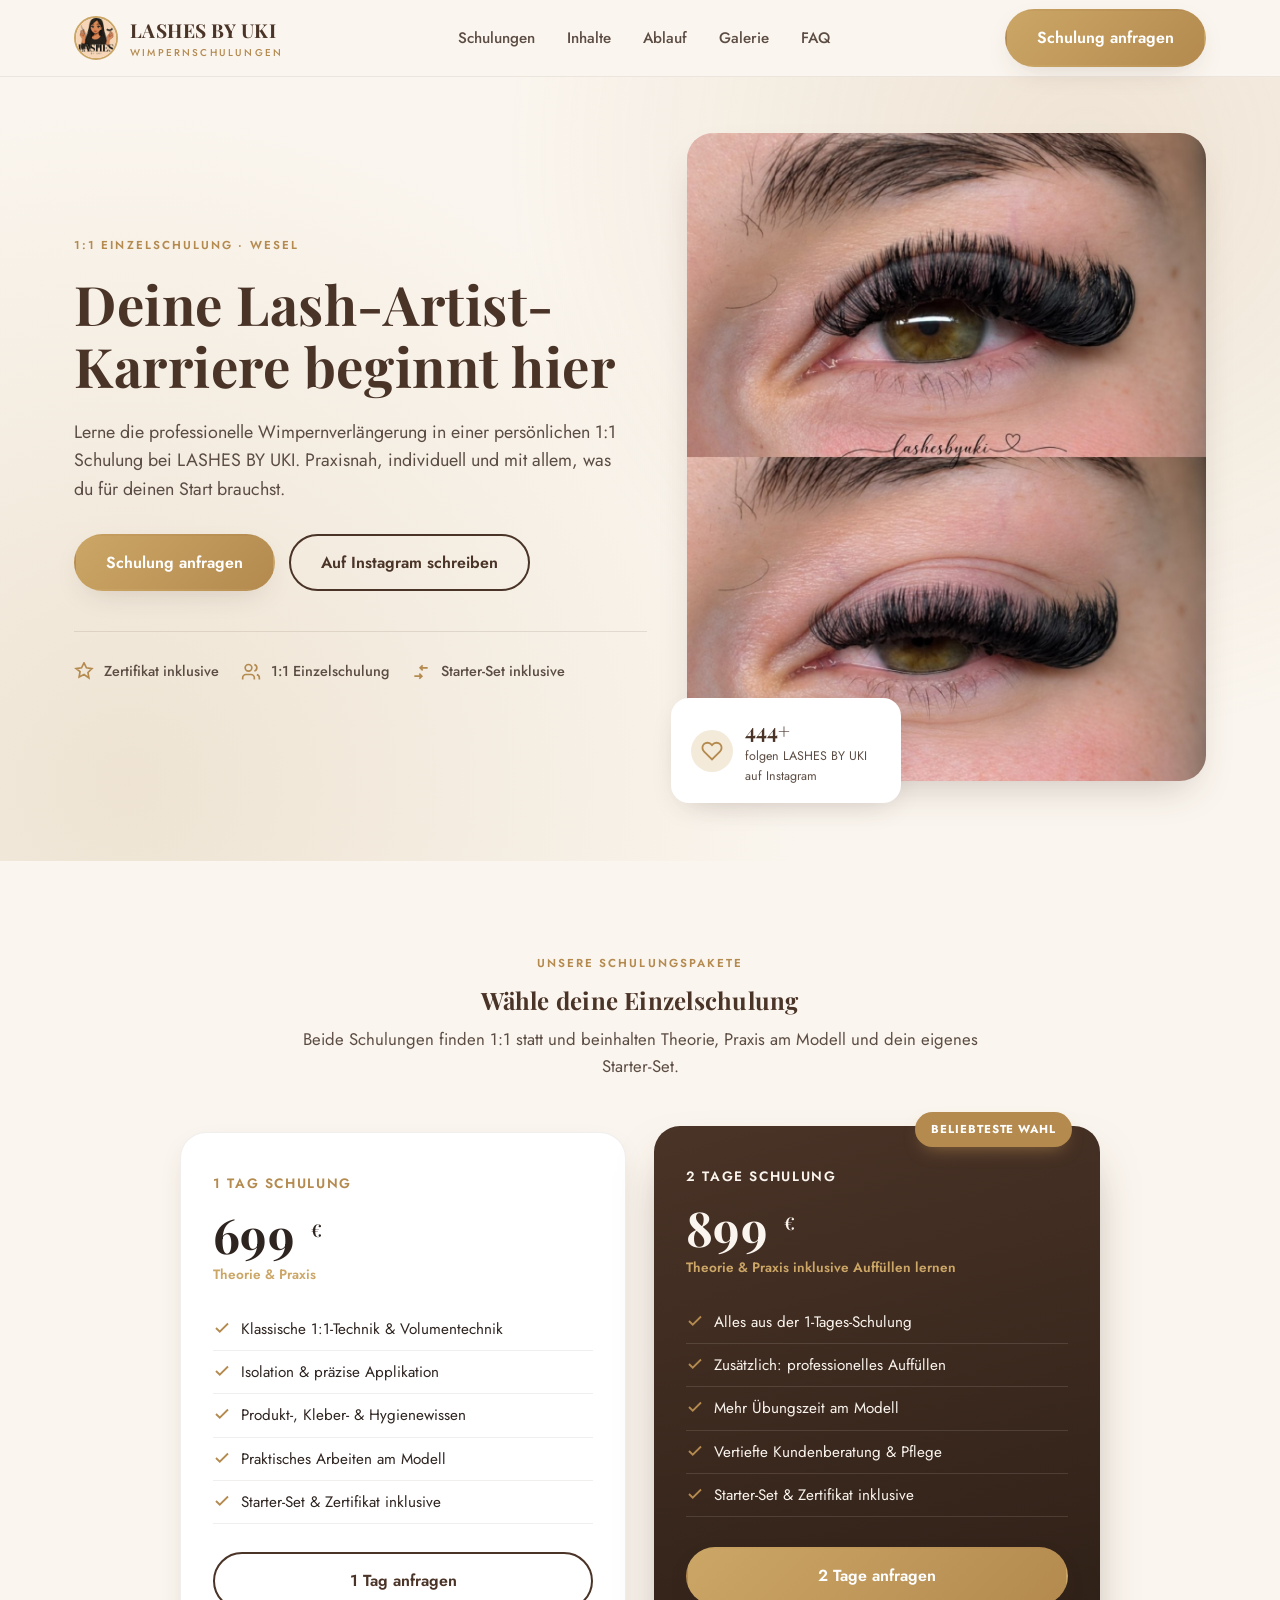
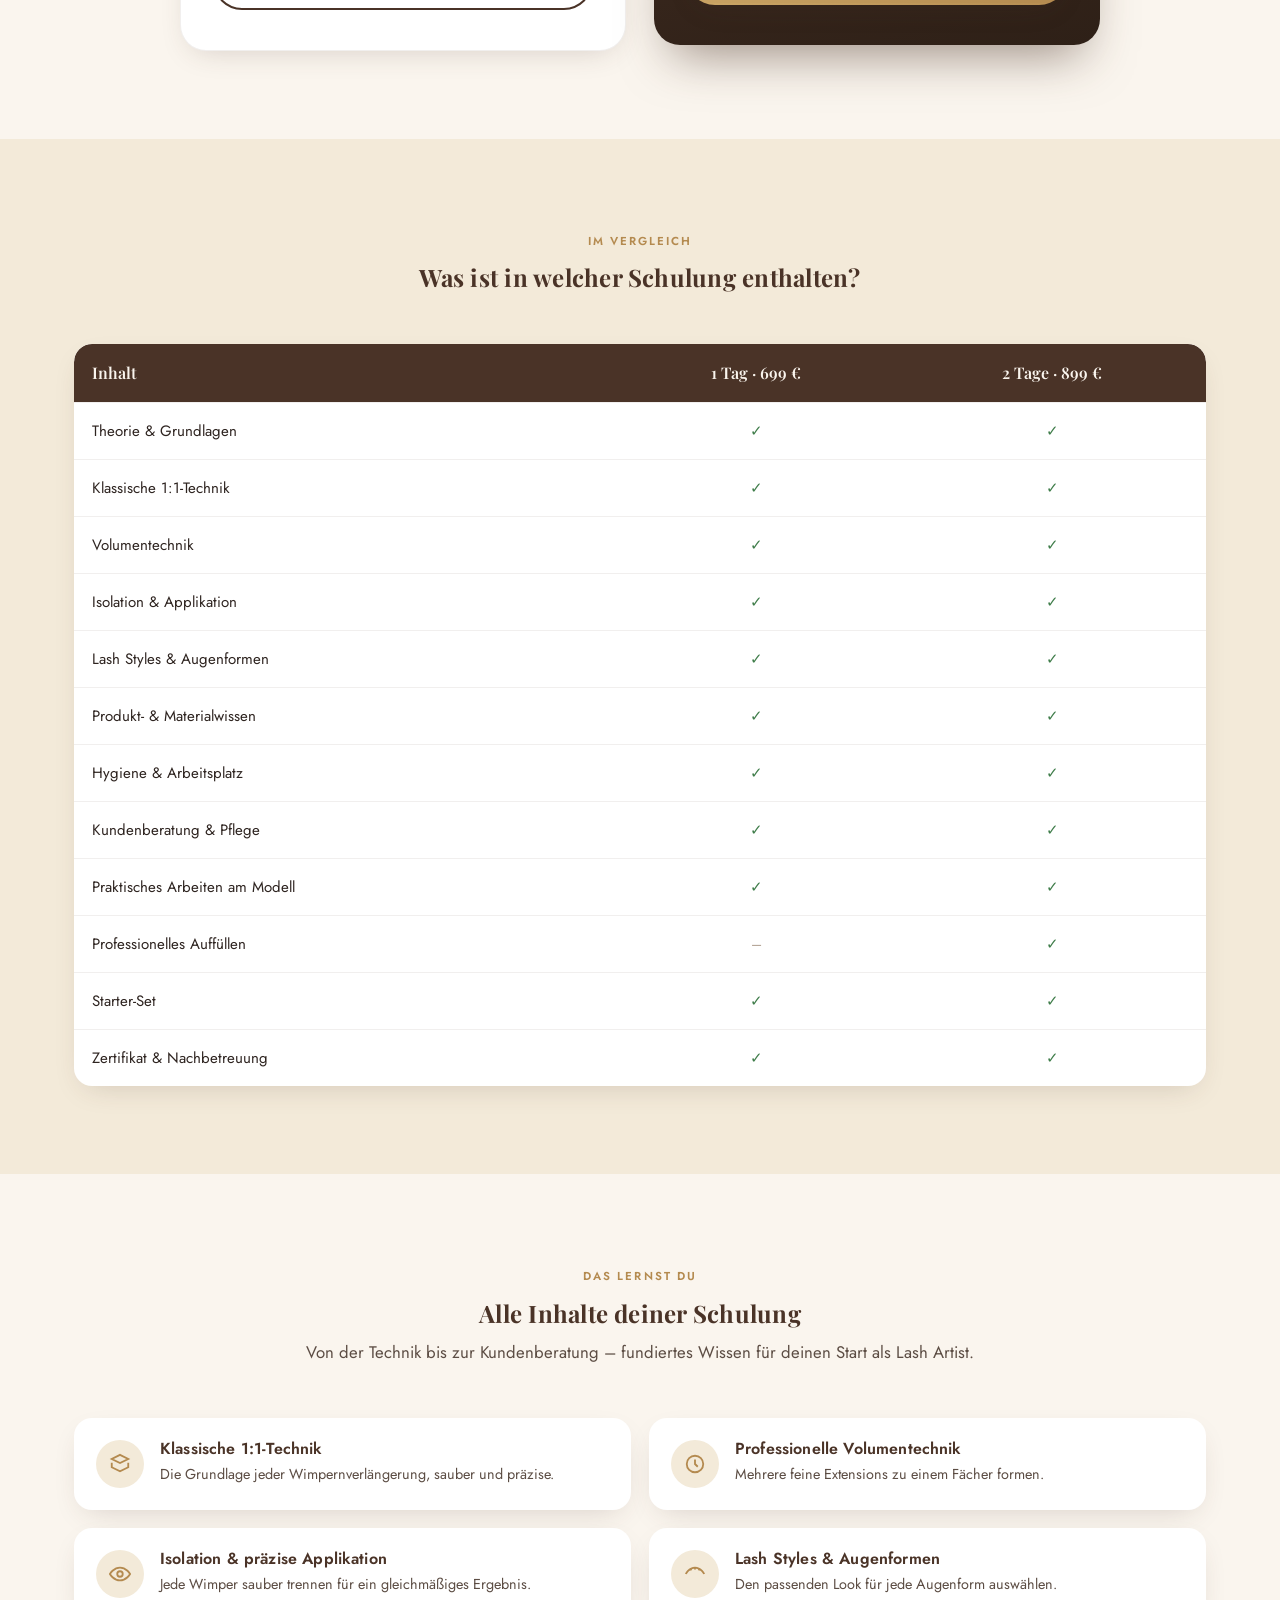
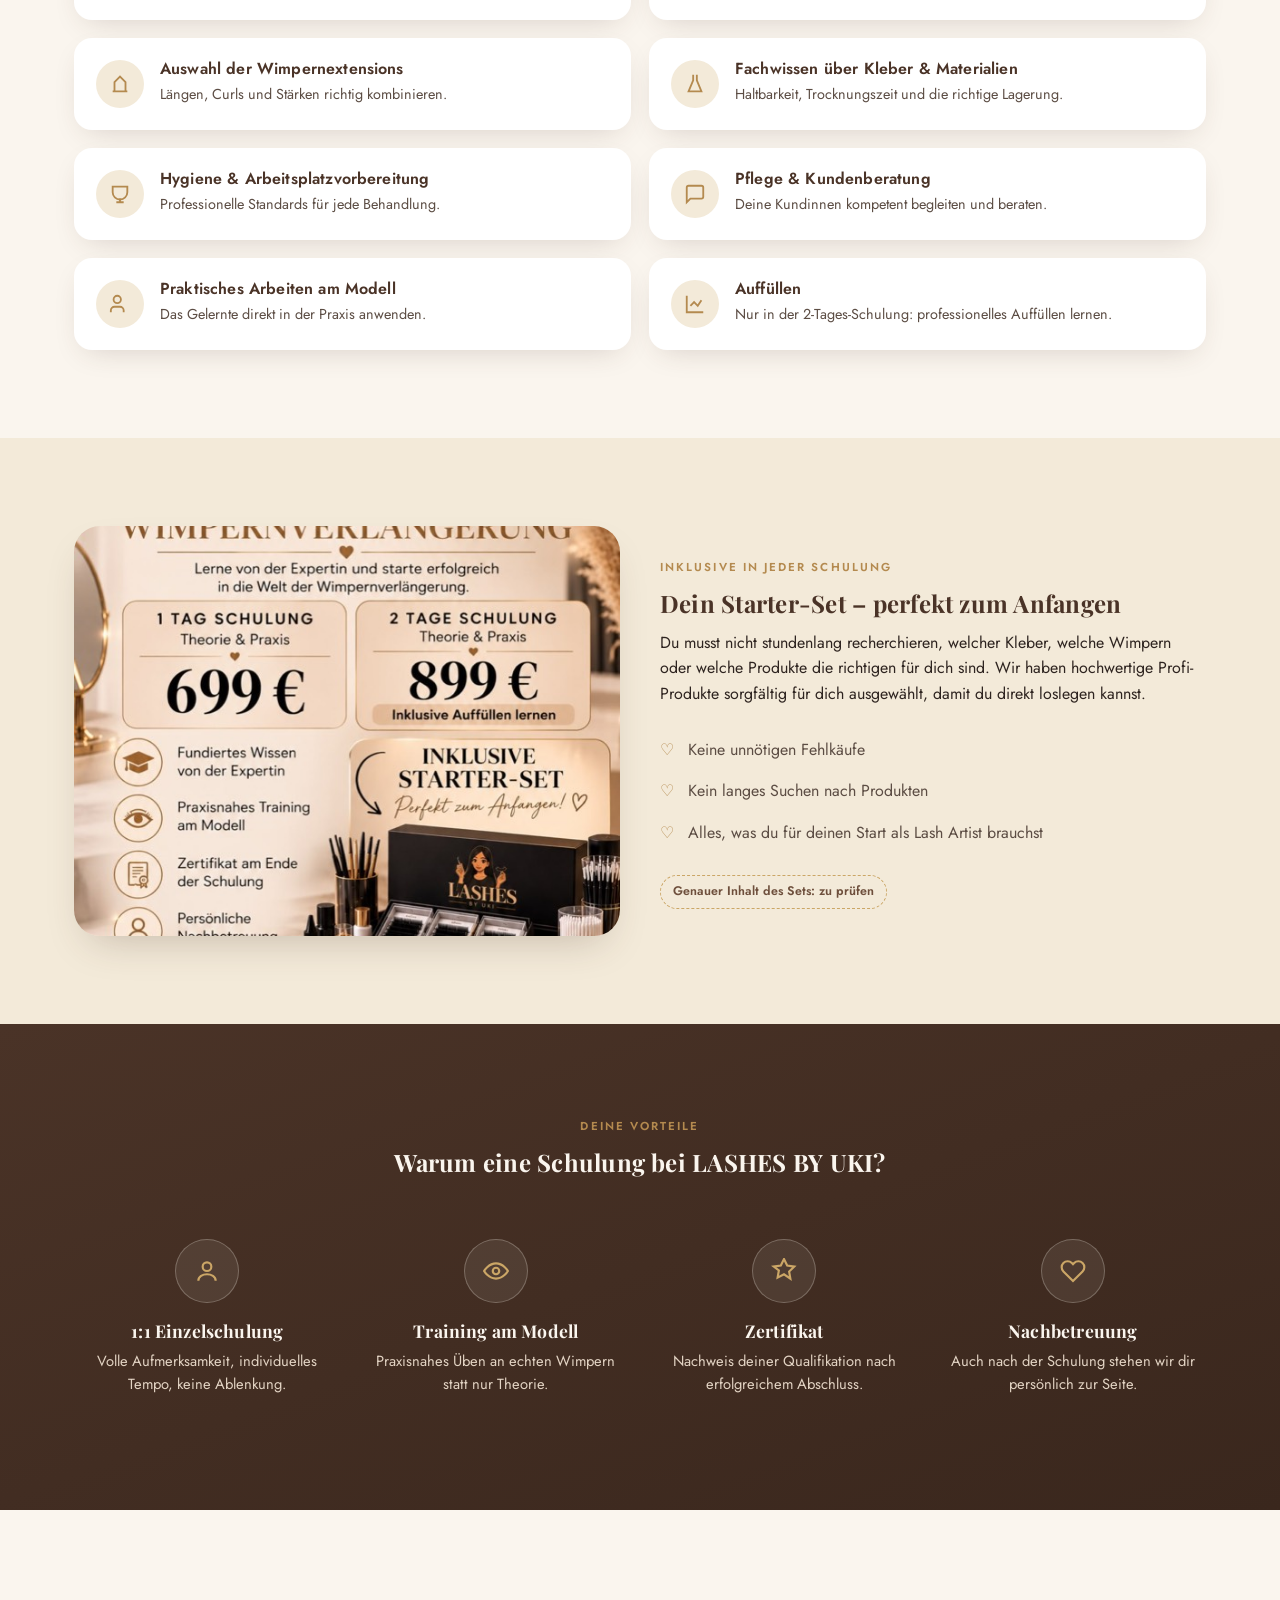
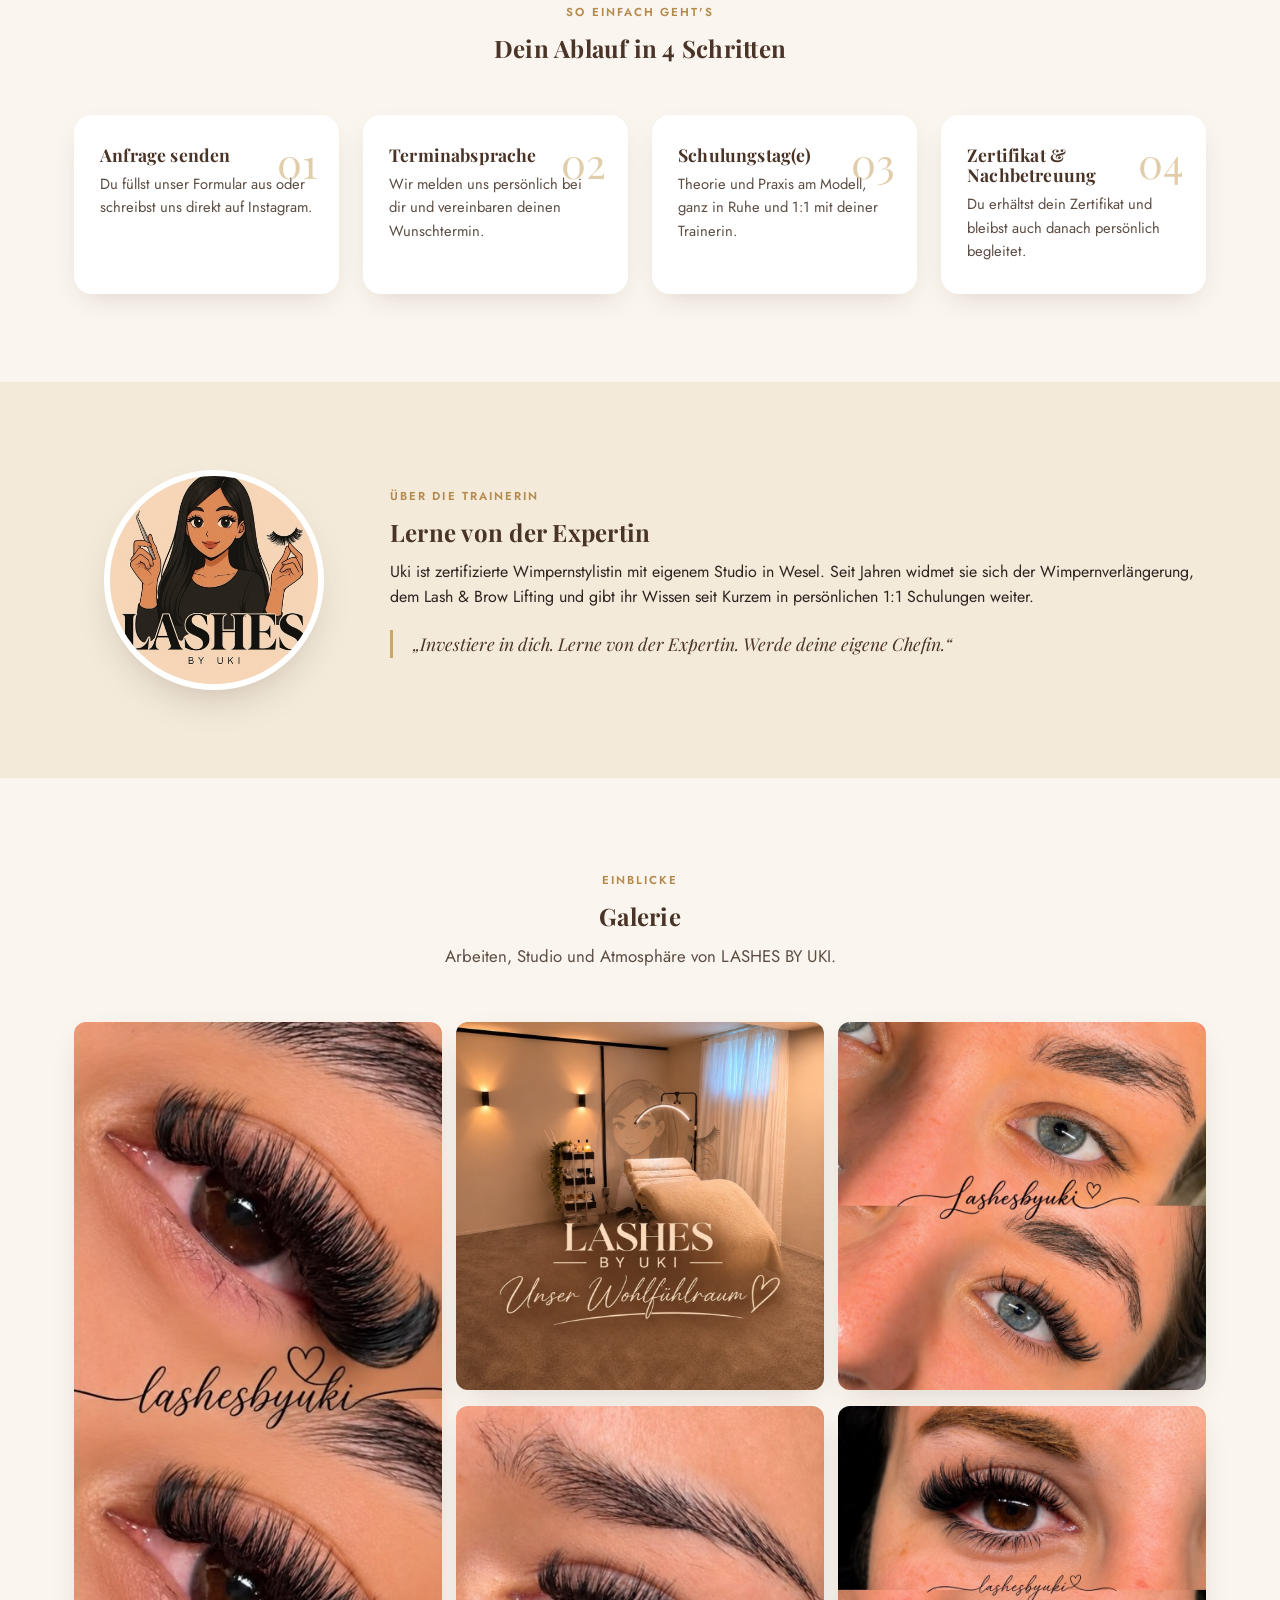
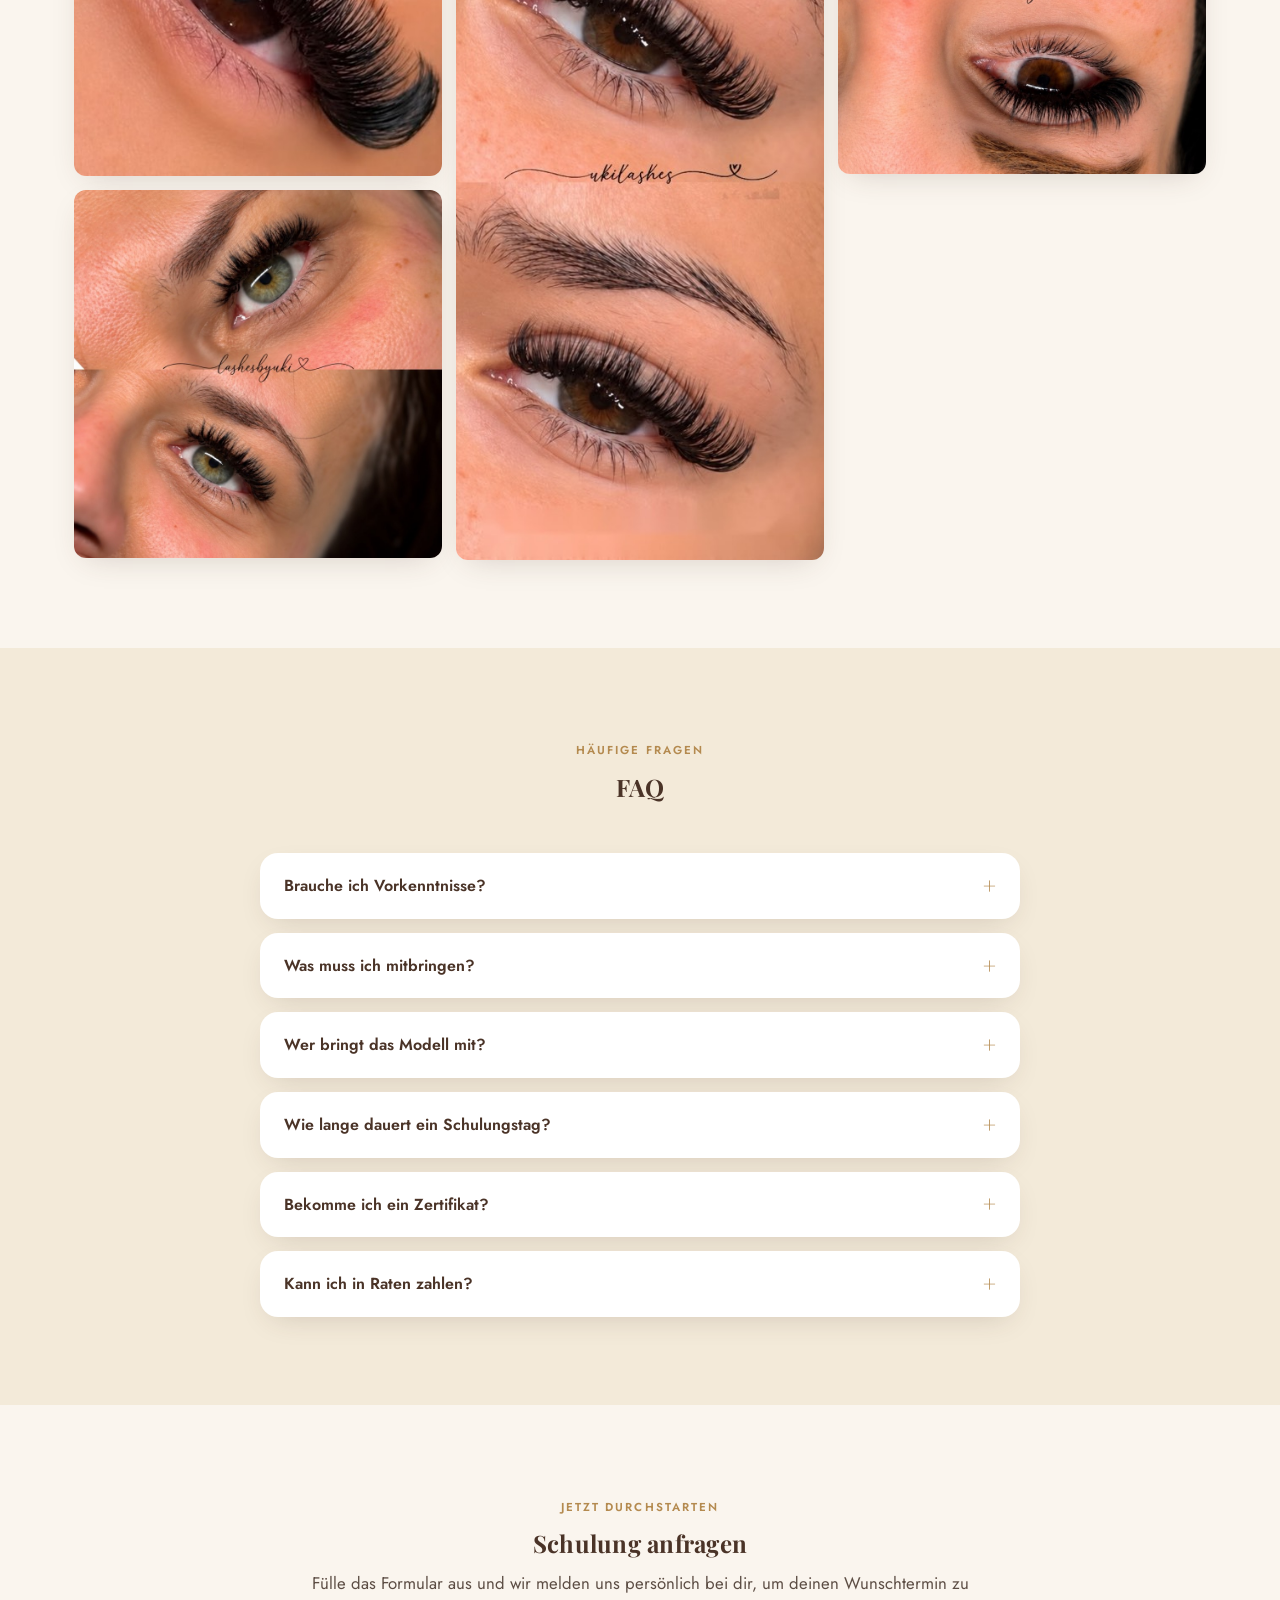
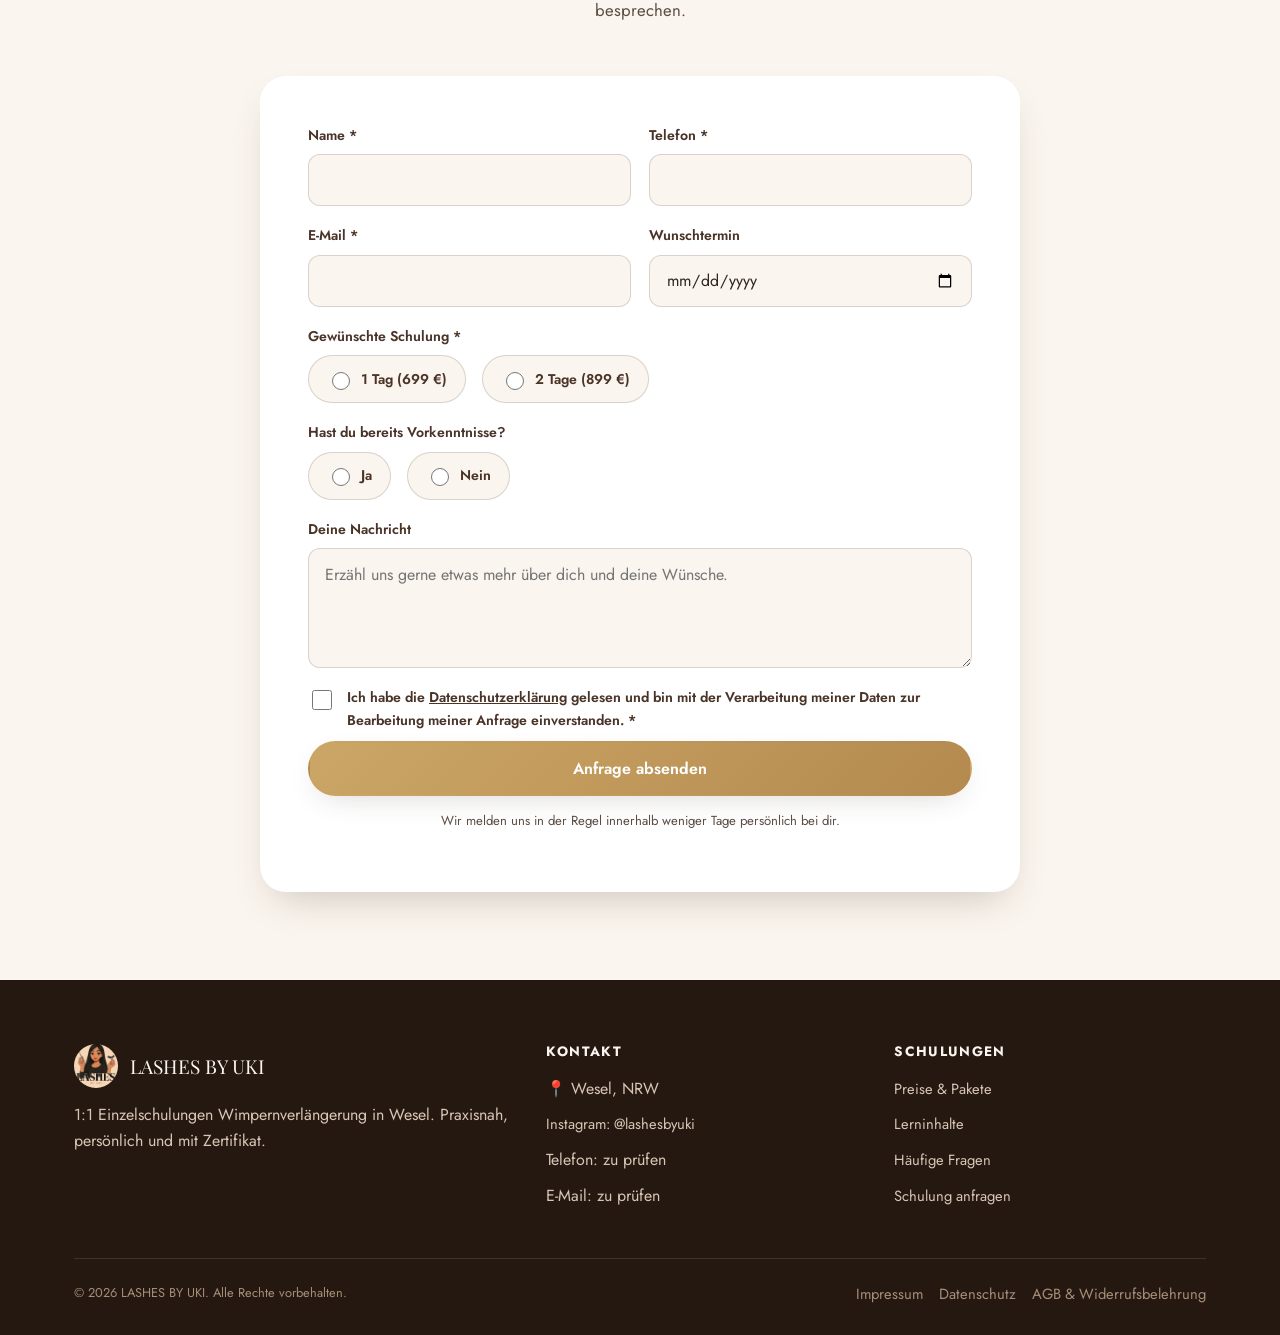
<file: index.html>
<!DOCTYPE html>
<html lang="de">
<head>
<meta charset="UTF-8">
<meta name="viewport" content="width=device-width, initial-scale=1.0">
<title>Wimpernverlängerung Schulung in Wesel | LASHES BY UKI</title>
<meta name="description" content="1:1 Einzelschulung Wimpernverlängerung bei LASHES BY UKI in Wesel. 1 Tag (699 €) oder 2 Tage (899 €) inklusive Starter-Set, Zertifikat und persönlicher Nachbetreuung. Jetzt Schulungsplatz anfragen.">
<link rel="canonical" href="https://lashesbyuki-schulungen.netlify.app/">

<!-- Open Graph -->
<meta property="og:type" content="website">
<meta property="og:title" content="Wimpernverlängerung Schulung in Wesel | LASHES BY UKI">
<meta property="og:description" content="1:1 Einzelschulung Wimpernverlängerung in Wesel. 1 Tag (699 €) oder 2 Tage (899 €) inklusive Starter-Set, Zertifikat und Nachbetreuung.">
<meta property="og:image" content="https://lashesbyuki-schulungen.netlify.app/assets/img/hero-lashes.jpg">
<meta property="og:url" content="https://lashesbyuki-schulungen.netlify.app/">
<meta property="og:locale" content="de_DE">
<meta property="og:site_name" content="LASHES BY UKI">
<meta name="twitter:card" content="summary_large_image">
<meta name="twitter:title" content="Wimpernverlängerung Schulung in Wesel | LASHES BY UKI">
<meta name="twitter:description" content="1:1 Einzelschulung Wimpernverlängerung in Wesel. 1 Tag (699 €) oder 2 Tage (899 €) inklusive Starter-Set, Zertifikat und Nachbetreuung.">
<meta name="twitter:image" content="https://lashesbyuki-schulungen.netlify.app/assets/img/hero-lashes.jpg">

<link rel="icon" href="assets/img/logo.jpg" type="image/jpeg">
<link rel="apple-touch-icon" href="assets/img/logo.jpg">

<link rel="preconnect" href="https://fonts.googleapis.com">
<link rel="preconnect" href="https://fonts.gstatic.com" crossorigin>
<link href="https://fonts.googleapis.com/css2?family=Playfair+Display:wght@600;700&family=Jost:wght@400;500;600;700&display=swap" rel="stylesheet">
<link rel="stylesheet" href="assets/css/style.css">

<script type="application/ld+json">
{
  "@context": "https://schema.org",
  "@graph": [
    {
      "@type": "LocalBusiness",
      "name": "LASHES BY UKI",
      "image": "https://lashesbyuki-schulungen.netlify.app/assets/img/logo.jpg",
      "url": "https://lashesbyuki-schulungen.netlify.app/",
      "address": {
        "@type": "PostalAddress",
        "addressLocality": "Wesel",
        "addressRegion": "NRW",
        "addressCountry": "DE"
      },
      "sameAs": ["https://www.instagram.com/lashesbyuki/"],
      "priceRange": "699€-899€"
    },
    {
      "@type": "Course",
      "name": "1:1 Einzelschulung Wimpernverlängerung – 1 Tag",
      "description": "Praxisnahe 1:1 Einzelschulung in Wimpernverlängerung: klassische Technik, Volumentechnik, Isolation, Produktwissen, Training am Modell, inklusive Starter-Set und Zertifikat.",
      "provider": {
        "@type": "Organization",
        "name": "LASHES BY UKI",
        "sameAs": "https://www.instagram.com/lashesbyuki/"
      },
      "offers": {
        "@type": "Offer",
        "price": "699",
        "priceCurrency": "EUR"
      }
    },
    {
      "@type": "Course",
      "name": "1:1 Einzelschulung Wimpernverlängerung – 2 Tage",
      "description": "Praxisnahe 1:1 Einzelschulung in Wimpernverlängerung über zwei Tage inklusive Auffüllen lernen, Starter-Set und Zertifikat.",
      "provider": {
        "@type": "Organization",
        "name": "LASHES BY UKI",
        "sameAs": "https://www.instagram.com/lashesbyuki/"
      },
      "offers": {
        "@type": "Offer",
        "price": "899",
        "priceCurrency": "EUR"
      }
    }
  ]
}
</script>
</head>
<body>

<a href="#main" class="skip-link">Zum Inhalt springen</a>

<header class="site-header">
  <div class="container">
    <a href="#top" class="brand">
      <img src="assets/img/logo.jpg" alt="LASHES BY UKI Logo" width="44" height="44">
      <span class="brand-name">LASHES BY UKI<span>Wimpernschulungen</span></span>
    </a>

    <nav class="nav-desktop" aria-label="Hauptnavigation">
      <a href="#schulungen">Schulungen</a>
      <a href="#lerninhalte">Inhalte</a>
      <a href="#ablauf">Ablauf</a>
      <a href="#galerie">Galerie</a>
      <a href="#faq">FAQ</a>
    </nav>

    <div class="header-actions">
      <a href="#anfrage" class="btn btn-primary header-cta">Schulung anfragen</a>
      <button class="nav-toggle" aria-label="Menü öffnen" aria-expanded="false">
        <span></span>
      </button>
    </div>
  </div>

  <nav class="mobile-nav" aria-label="Mobile Navigation">
    <a href="#schulungen">Schulungen</a>
    <a href="#lerninhalte">Inhalte</a>
    <a href="#ablauf">Ablauf</a>
    <a href="#galerie">Galerie</a>
    <a href="#faq">FAQ</a>
    <a href="#anfrage" class="btn btn-primary btn-block">Schulung anfragen</a>
  </nav>
</header>

<main id="main">

  <!-- 1. HERO -->
  <section class="hero" id="top">
    <div class="container">
      <div class="hero-copy">
        <span class="eyebrow">1:1 Einzelschulung · Wesel</span>
        <h1>Deine Lash-Artist-Karriere beginnt hier</h1>
        <p class="hero-lead">
          Lerne die professionelle Wimpernverlängerung in einer persönlichen 1:1 Schulung
          bei LASHES BY UKI. Praxisnah, individuell und mit allem, was du für deinen Start brauchst.
        </p>
        <div class="hero-actions">
          <a href="#anfrage" class="btn btn-primary">Schulung anfragen</a>
          <a href="https://www.instagram.com/lashesbyuki/" class="btn btn-outline" target="_blank" rel="noopener">
            Auf Instagram schreiben
          </a>
        </div>
        <div class="hero-trust">
          <div>
            <svg width="20" height="20" viewBox="0 0 24 24" fill="none" stroke="currentColor" stroke-width="2"><path d="M12 15l-5.878 3.09 1.123-6.545L2.49 7.91l6.572-.955L12 1l2.938 5.955 6.572.955-4.755 4.635 1.123 6.545z"/></svg>
            Zertifikat inklusive
          </div>
          <div>
            <svg width="20" height="20" viewBox="0 0 24 24" fill="none" stroke="currentColor" stroke-width="2"><path d="M16 21v-2a4 4 0 00-4-4H6a4 4 0 00-4 4v2"/><circle cx="9" cy="7" r="4"/><path d="M22 21v-2a4 4 0 00-3-3.87"/><path d="M16 3.13a4 4 0 010 7.75"/></svg>
            1:1 Einzelschulung
          </div>
          <div>
            <svg width="20" height="20" viewBox="0 0 24 24" fill="none" stroke="currentColor" stroke-width="2"><path d="M20 7h-9m3-3l-3 3 3 3M4 17h9m-3 3l3-3-3-3"/></svg>
            Starter-Set inklusive
          </div>
        </div>
      </div>

      <div class="hero-media">
        <div class="frame">
          <img src="assets/img/hero-lashes.jpg" alt="Wimpernverlängerung Ergebnis von LASHES BY UKI" width="1400" height="1400" loading="eager">
        </div>
        <div class="hero-badge">
          <span class="badge-icon">
            <svg width="22" height="22" viewBox="0 0 24 24" fill="none" stroke="currentColor" stroke-width="2"><path d="M20.84 4.61a5.5 5.5 0 00-7.78 0L12 5.67l-1.06-1.06a5.5 5.5 0 10-7.78 7.78L12 21.23l8.84-8.84a5.5 5.5 0 000-7.78z"/></svg>
          </span>
          <span><strong>444+</strong> folgen LASHES BY UKI auf Instagram</span>
        </div>
      </div>
    </div>
  </section>

  <!-- 2. PRICING -->
  <section class="section" id="schulungen">
    <div class="container">
      <div class="section-head">
        <span class="eyebrow">Unsere Schulungspakete</span>
        <h2>Wähle deine Einzelschulung</h2>
        <p>Beide Schulungen finden 1:1 statt und beinhalten Theorie, Praxis am Modell und dein eigenes Starter-Set.</p>
      </div>

      <div class="pricing-grid">
        <div class="price-card">
          <div class="price-days">1 Tag Schulung</div>
          <h3 class="price-amount">699 <sup>€</sup></h3>
          <p class="price-note">Theorie &amp; Praxis</p>
          <ul>
            <li>
              <svg width="18" height="18" viewBox="0 0 24 24" fill="none" stroke="currentColor" stroke-width="2.4"><polyline points="20 6 9 17 4 12"/></svg>
              Klassische 1:1-Technik &amp; Volumentechnik
            </li>
            <li>
              <svg width="18" height="18" viewBox="0 0 24 24" fill="none" stroke="currentColor" stroke-width="2.4"><polyline points="20 6 9 17 4 12"/></svg>
              Isolation &amp; präzise Applikation
            </li>
            <li>
              <svg width="18" height="18" viewBox="0 0 24 24" fill="none" stroke="currentColor" stroke-width="2.4"><polyline points="20 6 9 17 4 12"/></svg>
              Produkt-, Kleber- &amp; Hygienewissen
            </li>
            <li>
              <svg width="18" height="18" viewBox="0 0 24 24" fill="none" stroke="currentColor" stroke-width="2.4"><polyline points="20 6 9 17 4 12"/></svg>
              Praktisches Arbeiten am Modell
            </li>
            <li>
              <svg width="18" height="18" viewBox="0 0 24 24" fill="none" stroke="currentColor" stroke-width="2.4"><polyline points="20 6 9 17 4 12"/></svg>
              Starter-Set &amp; Zertifikat inklusive
            </li>
          </ul>
          <a href="#anfrage" class="btn btn-outline btn-block">1 Tag anfragen</a>
        </div>

        <div class="price-card is-featured">
          <span class="price-ribbon">Beliebteste Wahl</span>
          <div class="price-days">2 Tage Schulung</div>
          <h3 class="price-amount">899 <sup>€</sup></h3>
          <p class="price-note">Theorie &amp; Praxis inklusive Auffüllen lernen</p>
          <ul>
            <li>
              <svg width="18" height="18" viewBox="0 0 24 24" fill="none" stroke="currentColor" stroke-width="2.4"><polyline points="20 6 9 17 4 12"/></svg>
              Alles aus der 1-Tages-Schulung
            </li>
            <li>
              <svg width="18" height="18" viewBox="0 0 24 24" fill="none" stroke="currentColor" stroke-width="2.4"><polyline points="20 6 9 17 4 12"/></svg>
              Zusätzlich: professionelles Auffüllen
            </li>
            <li>
              <svg width="18" height="18" viewBox="0 0 24 24" fill="none" stroke="currentColor" stroke-width="2.4"><polyline points="20 6 9 17 4 12"/></svg>
              Mehr Übungszeit am Modell
            </li>
            <li>
              <svg width="18" height="18" viewBox="0 0 24 24" fill="none" stroke="currentColor" stroke-width="2.4"><polyline points="20 6 9 17 4 12"/></svg>
              Vertiefte Kundenberatung &amp; Pflege
            </li>
            <li>
              <svg width="18" height="18" viewBox="0 0 24 24" fill="none" stroke="currentColor" stroke-width="2.4"><polyline points="20 6 9 17 4 12"/></svg>
              Starter-Set &amp; Zertifikat inklusive
            </li>
          </ul>
          <a href="#anfrage" class="btn btn-primary btn-block">2 Tage anfragen</a>
        </div>
      </div>
    </div>
  </section>

  <!-- 3. COMPARISON TABLE -->
  <section class="section section--sand">
    <div class="container">
      <div class="section-head">
        <span class="eyebrow">Im Vergleich</span>
        <h2>Was ist in welcher Schulung enthalten?</h2>
      </div>

      <div class="table-wrap">
        <table class="compare">
          <thead>
            <tr>
              <th>Inhalt</th>
              <th>1 Tag · 699 €</th>
              <th>2 Tage · 899 €</th>
            </tr>
          </thead>
          <tbody>
            <tr><td>Theorie &amp; Grundlagen</td><td class="yes">✓</td><td class="yes">✓</td></tr>
            <tr><td>Klassische 1:1-Technik</td><td class="yes">✓</td><td class="yes">✓</td></tr>
            <tr><td>Volumentechnik</td><td class="yes">✓</td><td class="yes">✓</td></tr>
            <tr><td>Isolation &amp; Applikation</td><td class="yes">✓</td><td class="yes">✓</td></tr>
            <tr><td>Lash Styles &amp; Augenformen</td><td class="yes">✓</td><td class="yes">✓</td></tr>
            <tr><td>Produkt- &amp; Materialwissen</td><td class="yes">✓</td><td class="yes">✓</td></tr>
            <tr><td>Hygiene &amp; Arbeitsplatz</td><td class="yes">✓</td><td class="yes">✓</td></tr>
            <tr><td>Kundenberatung &amp; Pflege</td><td class="yes">✓</td><td class="yes">✓</td></tr>
            <tr><td>Praktisches Arbeiten am Modell</td><td class="yes">✓</td><td class="yes">✓</td></tr>
            <tr><td>Professionelles Auffüllen</td><td class="no">–</td><td class="yes">✓</td></tr>
            <tr><td>Starter-Set</td><td class="yes">✓</td><td class="yes">✓</td></tr>
            <tr><td>Zertifikat &amp; Nachbetreuung</td><td class="yes">✓</td><td class="yes">✓</td></tr>
          </tbody>
        </table>
      </div>
    </div>
  </section>

  <!-- 4. CURRICULUM -->
  <section class="section" id="lerninhalte">
    <div class="container">
      <div class="section-head">
        <span class="eyebrow">Das lernst du</span>
        <h2>Alle Inhalte deiner Schulung</h2>
        <p>Von der Technik bis zur Kundenberatung – fundiertes Wissen für deinen Start als Lash Artist.</p>
      </div>

      <div class="curriculum-grid">
        <div class="curriculum-item">
          <span class="icon"><svg width="22" height="22" viewBox="0 0 24 24" fill="none" stroke="currentColor" stroke-width="2"><path d="M12 2l9 4.5-9 4.5-9-4.5z"/><path d="M3 10.5v5L12 20l9-4.5v-5"/></svg></span>
          <div><h4>Klassische 1:1-Technik</h4><p>Die Grundlage jeder Wimpernverlängerung, sauber und präzise.</p></div>
        </div>
        <div class="curriculum-item">
          <span class="icon"><svg width="22" height="22" viewBox="0 0 24 24" fill="none" stroke="currentColor" stroke-width="2"><circle cx="12" cy="12" r="9"/><path d="M12 7v5l3 3"/></svg></span>
          <div><h4>Professionelle Volumentechnik</h4><p>Mehrere feine Extensions zu einem Fächer formen.</p></div>
        </div>
        <div class="curriculum-item">
          <span class="icon"><svg width="22" height="22" viewBox="0 0 24 24" fill="none" stroke="currentColor" stroke-width="2"><path d="M1 12s4-7 11-7 11 7 11 7-4 7-11 7-11-7-11-7z"/><circle cx="12" cy="12" r="3"/></svg></span>
          <div><h4>Isolation &amp; präzise Applikation</h4><p>Jede Wimper sauber trennen für ein gleichmäßiges Ergebnis.</p></div>
        </div>
        <div class="curriculum-item">
          <span class="icon"><svg width="22" height="22" viewBox="0 0 24 24" fill="none" stroke="currentColor" stroke-width="2"><path d="M2 12s3-7 10-7 10 7 10 7"/><path d="M12 5v2M7 6l1 2M17 6l-1 2"/></svg></span>
          <div><h4>Lash Styles &amp; Augenformen</h4><p>Den passenden Look für jede Augenform auswählen.</p></div>
        </div>
        <div class="curriculum-item">
          <span class="icon"><svg width="22" height="22" viewBox="0 0 24 24" fill="none" stroke="currentColor" stroke-width="2"><path d="M4 20h16M6 20V10l6-6 6 6v10"/></svg></span>
          <div><h4>Auswahl der Wimpernextensions</h4><p>Längen, Curls und Stärken richtig kombinieren.</p></div>
        </div>
        <div class="curriculum-item">
          <span class="icon"><svg width="22" height="22" viewBox="0 0 24 24" fill="none" stroke="currentColor" stroke-width="2"><path d="M10 2v6L5 20h14l-5-12V2"/></svg></span>
          <div><h4>Fachwissen über Kleber &amp; Materialien</h4><p>Haltbarkeit, Trocknungszeit und die richtige Lagerung.</p></div>
        </div>
        <div class="curriculum-item">
          <span class="icon"><svg width="22" height="22" viewBox="0 0 24 24" fill="none" stroke="currentColor" stroke-width="2"><path d="M4 4h16v6a8 8 0 01-16 0V4z"/><path d="M8 21h8M12 17v4"/></svg></span>
          <div><h4>Hygiene &amp; Arbeitsplatzvorbereitung</h4><p>Professionelle Standards für jede Behandlung.</p></div>
        </div>
        <div class="curriculum-item">
          <span class="icon"><svg width="22" height="22" viewBox="0 0 24 24" fill="none" stroke="currentColor" stroke-width="2"><path d="M21 15a2 2 0 01-2 2H7l-4 4V5a2 2 0 012-2h14a2 2 0 012 2z"/></svg></span>
          <div><h4>Pflege &amp; Kundenberatung</h4><p>Deine Kundinnen kompetent begleiten und beraten.</p></div>
        </div>
        <div class="curriculum-item">
          <span class="icon"><svg width="22" height="22" viewBox="0 0 24 24" fill="none" stroke="currentColor" stroke-width="2"><path d="M16 21v-2a4 4 0 00-4-4H6a4 4 0 00-4 4v2"/><circle cx="9" cy="7" r="4"/></svg></span>
          <div><h4>Praktisches Arbeiten am Modell</h4><p>Das Gelernte direkt in der Praxis anwenden.</p></div>
        </div>
        <div class="curriculum-item">
          <span class="icon"><svg width="22" height="22" viewBox="0 0 24 24" fill="none" stroke="currentColor" stroke-width="2"><path d="M3 3v18h18M7 14l4-4 4 4 4-6"/></svg></span>
          <div><h4>Auffüllen</h4><p>Nur in der 2-Tages-Schulung: professionelles Auffüllen lernen.</p></div>
        </div>
      </div>
    </div>
  </section>

  <!-- 5. STARTER SET -->
  <section class="section section--sand">
    <div class="container">
      <div class="starter-wrap">
        <div class="starter-media">
          <img src="assets/img/starterset.jpg" alt="Starter-Set von LASHES BY UKI" width="800" height="600" loading="lazy">
        </div>
        <div class="starter-copy">
          <span class="eyebrow">Inklusive in jeder Schulung</span>
          <h2>Dein Starter-Set – perfekt zum Anfangen</h2>
          <p>
            Du musst nicht stundenlang recherchieren, welcher Kleber, welche Wimpern oder welche
            Produkte die richtigen für dich sind. Wir haben hochwertige Profi-Produkte sorgfältig
            für dich ausgewählt, damit du direkt loslegen kannst.
          </p>
          <ul>
            <li>Keine unnötigen Fehlkäufe</li>
            <li>Kein langes Suchen nach Produkten</li>
            <li>Alles, was du für deinen Start als Lash Artist brauchst</li>
          </ul>
          <span class="to-check">Genauer Inhalt des Sets: zu prüfen</span>
        </div>
      </div>
    </div>
  </section>

  <!-- 6. ADVANTAGES -->
  <section class="section section--brown">
    <div class="container">
      <div class="section-head">
        <span class="eyebrow">Deine Vorteile</span>
        <h2>Warum eine Schulung bei LASHES BY UKI?</h2>
      </div>

      <div class="advantages-grid">
        <div class="advantage-card">
          <span class="icon"><svg width="26" height="26" viewBox="0 0 24 24" fill="none" stroke="currentColor" stroke-width="2"><circle cx="12" cy="8" r="4"/><path d="M4 21c0-4 4-6 8-6s8 2 8 6"/></svg></span>
          <h3>1:1 Einzelschulung</h3>
          <p>Volle Aufmerksamkeit, individuelles Tempo, keine Ablenkung.</p>
        </div>
        <div class="advantage-card">
          <span class="icon"><svg width="26" height="26" viewBox="0 0 24 24" fill="none" stroke="currentColor" stroke-width="2"><path d="M1 12s4-7 11-7 11 7 11 7-4 7-11 7-11-7-11-7z"/><circle cx="12" cy="12" r="3"/></svg></span>
          <h3>Training am Modell</h3>
          <p>Praxisnahes Üben an echten Wimpern statt nur Theorie.</p>
        </div>
        <div class="advantage-card">
          <span class="icon"><svg width="26" height="26" viewBox="0 0 24 24" fill="none" stroke="currentColor" stroke-width="2"><path d="M12 15l-5.878 3.09 1.123-6.545L2.49 7.91l6.572-.955L12 1l2.938 5.955 6.572.955-4.755 4.635 1.123 6.545z"/></svg></span>
          <h3>Zertifikat</h3>
          <p>Nachweis deiner Qualifikation nach erfolgreichem Abschluss.</p>
        </div>
        <div class="advantage-card">
          <span class="icon"><svg width="26" height="26" viewBox="0 0 24 24" fill="none" stroke="currentColor" stroke-width="2"><path d="M20.84 4.61a5.5 5.5 0 00-7.78 0L12 5.67l-1.06-1.06a5.5 5.5 0 10-7.78 7.78L12 21.23l8.84-8.84a5.5 5.5 0 000-7.78z"/></svg></span>
          <h3>Nachbetreuung</h3>
          <p>Auch nach der Schulung stehen wir dir persönlich zur Seite.</p>
        </div>
      </div>
    </div>
  </section>

  <!-- 7. PROCESS -->
  <section class="section" id="ablauf">
    <div class="container">
      <div class="section-head">
        <span class="eyebrow">So einfach geht's</span>
        <h2>Dein Ablauf in 4 Schritten</h2>
      </div>

      <div class="steps">
        <div class="step">
          <span class="step-number">01</span>
          <h3>Anfrage senden</h3>
          <p>Du füllst unser Formular aus oder schreibst uns direkt auf Instagram.</p>
        </div>
        <div class="step">
          <span class="step-number">02</span>
          <h3>Terminabsprache</h3>
          <p>Wir melden uns persönlich bei dir und vereinbaren deinen Wunschtermin.</p>
        </div>
        <div class="step">
          <span class="step-number">03</span>
          <h3>Schulungstag(e)</h3>
          <p>Theorie und Praxis am Modell, ganz in Ruhe und 1:1 mit deiner Trainerin.</p>
        </div>
        <div class="step">
          <span class="step-number">04</span>
          <h3>Zertifikat &amp; Nachbetreuung</h3>
          <p>Du erhältst dein Zertifikat und bleibst auch danach persönlich begleitet.</p>
        </div>
      </div>
    </div>
  </section>

  <!-- 8. ABOUT TRAINER -->
  <section class="section section--sand">
    <div class="container">
      <div class="about-wrap">
        <div class="about-media">
          <img src="assets/img/logo.jpg" alt="LASHES BY UKI" width="220" height="220" loading="lazy">
        </div>
        <div class="about-copy">
          <span class="eyebrow">Über die Trainerin</span>
          <h2>Lerne von der Expertin</h2>
          <p>
            Uki ist zertifizierte Wimpernstylistin mit eigenem Studio in Wesel. Seit Jahren
            widmet sie sich der Wimpernverlängerung, dem Lash &amp; Brow Lifting und gibt ihr
            Wissen seit Kurzem in persönlichen 1:1 Schulungen weiter.
          </p>
          <blockquote>„Investiere in dich. Lerne von der Expertin. Werde deine eigene Chefin.“</blockquote>
        </div>
      </div>
    </div>
  </section>

  <!-- 9. GALLERY -->
  <section class="section" id="galerie">
    <div class="container">
      <div class="section-head">
        <span class="eyebrow">Einblicke</span>
        <h2>Galerie</h2>
        <p>Arbeiten, Studio und Atmosphäre von LASHES BY UKI.</p>
      </div>

      <div class="gallery-grid">
        <figure>
          <img src="assets/img/gallery-1.jpg" alt="MegaVolumen Wimpernverlängerung mit Cateye" width="900" height="900" loading="lazy">
        </figure>
        <figure>
          <img src="assets/img/studio.jpg" alt="Studio von LASHES BY UKI in Wesel" width="1057" height="1400" loading="lazy">
        </figure>
        <figure>
          <img src="assets/img/gallery-2.jpg" alt="Wispy Lashes Vorher-Nachher" width="900" height="900" loading="lazy">
        </figure>
        <figure>
          <img src="assets/img/gallery-4.jpg" alt="Volumen Wimpernverlängerung Ergebnis" width="900" height="900" loading="lazy">
        </figure>
        <figure>
          <img src="assets/img/gallery-3.jpg" alt="Wimpernverlängerung Nahaufnahme" width="900" height="900" loading="lazy">
        </figure>
        <figure>
          <img src="assets/img/gallery-5.jpg" alt="Volumen Set mit OpenEye Effekt" width="900" height="900" loading="lazy">
        </figure>
      </div>
    </div>
  </section>

  <!-- 10. FAQ -->
  <section class="section section--sand" id="faq">
    <div class="container">
      <div class="section-head">
        <span class="eyebrow">Häufige Fragen</span>
        <h2>FAQ</h2>
      </div>

      <div class="faq-list">
        <details class="faq-item">
          <summary>Brauche ich Vorkenntnisse?</summary>
          <div class="faq-answer">
            <p>Ob Vorkenntnisse nötig sind, klären wir am besten direkt im persönlichen Gespräch.</p>
            <span class="to-check">Zu prüfen</span>
          </div>
        </details>
        <details class="faq-item">
          <summary>Was muss ich mitbringen?</summary>
          <div class="faq-answer">
            <p>Welche Dinge du konkret mitbringen solltest, sprechen wir bei der Terminabsprache ab.</p>
            <span class="to-check">Zu prüfen</span>
          </div>
        </details>
        <details class="faq-item">
          <summary>Wer bringt das Modell mit?</summary>
          <div class="faq-answer">
            <p>Ob du selbst ein Modell mitbringst oder eines gestellt wird, klären wir vorab mit dir.</p>
            <span class="to-check">Zu prüfen</span>
          </div>
        </details>
        <details class="faq-item">
          <summary>Wie lange dauert ein Schulungstag?</summary>
          <div class="faq-answer">
            <p>Die genaue Dauer eines Schulungstags sprechen wir bei der Terminabsprache mit dir ab.</p>
            <span class="to-check">Zu prüfen</span>
          </div>
        </details>
        <details class="faq-item">
          <summary>Bekomme ich ein Zertifikat?</summary>
          <div class="faq-answer">
            <p>Ja. Nach erfolgreichem Abschluss deiner Schulung erhältst du dein persönliches Zertifikat.</p>
          </div>
        </details>
        <details class="faq-item">
          <summary>Kann ich in Raten zahlen?</summary>
          <div class="faq-answer">
            <p>Ob eine Ratenzahlung möglich ist, erfährst du am besten im persönlichen Gespräch.</p>
            <span class="to-check">Zu prüfen</span>
          </div>
        </details>
      </div>
    </div>
  </section>

  <!-- 11. REQUEST FORM -->
  <section class="section" id="anfrage">
    <div class="container">
      <div class="section-head">
        <span class="eyebrow">Jetzt durchstarten</span>
        <h2>Schulung anfragen</h2>
        <p>Fülle das Formular aus und wir melden uns persönlich bei dir, um deinen Wunschtermin zu besprechen.</p>
      </div>

      <form class="form-card" name="schulungsanfrage" method="POST" data-netlify="true" netlify-honeypot="firma" action="danke.html">
        <input type="hidden" name="form-name" value="schulungsanfrage">
        <p class="hidden-field">
          <label>Bitte nicht ausfüllen: <input name="firma" /></label>
        </p>

        <div class="form-grid">
          <div class="form-field">
            <label for="name">Name *</label>
            <input type="text" id="name" name="name" required autocomplete="name">
          </div>

          <div class="form-field">
            <label for="telefon">Telefon *</label>
            <input type="tel" id="telefon" name="telefon" required autocomplete="tel">
          </div>

          <div class="form-field">
            <label for="email">E-Mail *</label>
            <input type="email" id="email" name="email" required autocomplete="email">
          </div>

          <div class="form-field">
            <label for="wunschtermin">Wunschtermin</label>
            <input type="date" id="wunschtermin" name="wunschtermin">
          </div>

          <div class="form-field full">
            <label>Gewünschte Schulung *</label>
            <div class="radio-group">
              <label class="radio-option">
                <input type="radio" name="schulung" value="1 Tag (699 €)" required> 1 Tag (699 €)
              </label>
              <label class="radio-option">
                <input type="radio" name="schulung" value="2 Tage (899 €)"> 2 Tage (899 €)
              </label>
            </div>
          </div>

          <div class="form-field full">
            <label>Hast du bereits Vorkenntnisse?</label>
            <div class="radio-group">
              <label class="radio-option">
                <input type="radio" name="vorkenntnisse" value="Ja"> Ja
              </label>
              <label class="radio-option">
                <input type="radio" name="vorkenntnisse" value="Nein"> Nein
              </label>
            </div>
          </div>

          <div class="form-field full">
            <label for="nachricht">Deine Nachricht</label>
            <textarea id="nachricht" name="nachricht" placeholder="Erzähl uns gerne etwas mehr über dich und deine Wünsche."></textarea>
          </div>

          <div class="form-field full">
            <label class="checkbox-field">
              <input type="checkbox" name="datenschutz" required>
              <span>Ich habe die <a href="datenschutz.html" target="_blank">Datenschutzerklärung</a> gelesen und bin mit der Verarbeitung meiner Daten zur Bearbeitung meiner Anfrage einverstanden. *</span>
            </label>
          </div>
        </div>

        <div class="form-actions">
          <button type="submit" class="btn btn-primary btn-block">Anfrage absenden</button>
        </div>
        <p class="form-note">Wir melden uns in der Regel innerhalb weniger Tage persönlich bei dir.</p>
      </form>
    </div>
  </section>

</main>

<footer class="site-footer">
  <div class="container">
    <div class="footer-grid">
      <div>
        <div class="footer-brand">
          <img src="assets/img/logo.jpg" alt="LASHES BY UKI Logo">
          <span>LASHES BY UKI</span>
        </div>
        <p>1:1 Einzelschulungen Wimpernverlängerung in Wesel. Praxisnah, persönlich und mit Zertifikat.</p>
      </div>

      <div>
        <h4>Kontakt</h4>
        <ul>
          <li>📍 Wesel, NRW</li>
          <li><a href="https://www.instagram.com/lashesbyuki/" target="_blank" rel="noopener">Instagram: @lashesbyuki</a></li>
          <li>Telefon: zu prüfen</li>
          <li>E-Mail: zu prüfen</li>
        </ul>
      </div>

      <div>
        <h4>Schulungen</h4>
        <ul>
          <li><a href="#schulungen">Preise &amp; Pakete</a></li>
          <li><a href="#lerninhalte">Lerninhalte</a></li>
          <li><a href="#faq">Häufige Fragen</a></li>
          <li><a href="#anfrage">Schulung anfragen</a></li>
        </ul>
      </div>
    </div>

    <div class="footer-bottom">
      <span>&copy; <span data-year>2026</span> LASHES BY UKI. Alle Rechte vorbehalten.</span>
      <nav>
        <a href="impressum.html">Impressum</a>
        <a href="datenschutz.html">Datenschutz</a>
        <a href="agb.html">AGB &amp; Widerrufsbelehrung</a>
      </nav>
    </div>
  </div>
</footer>

<script src="assets/js/main.js"></script>
</body>
</html>
</file>
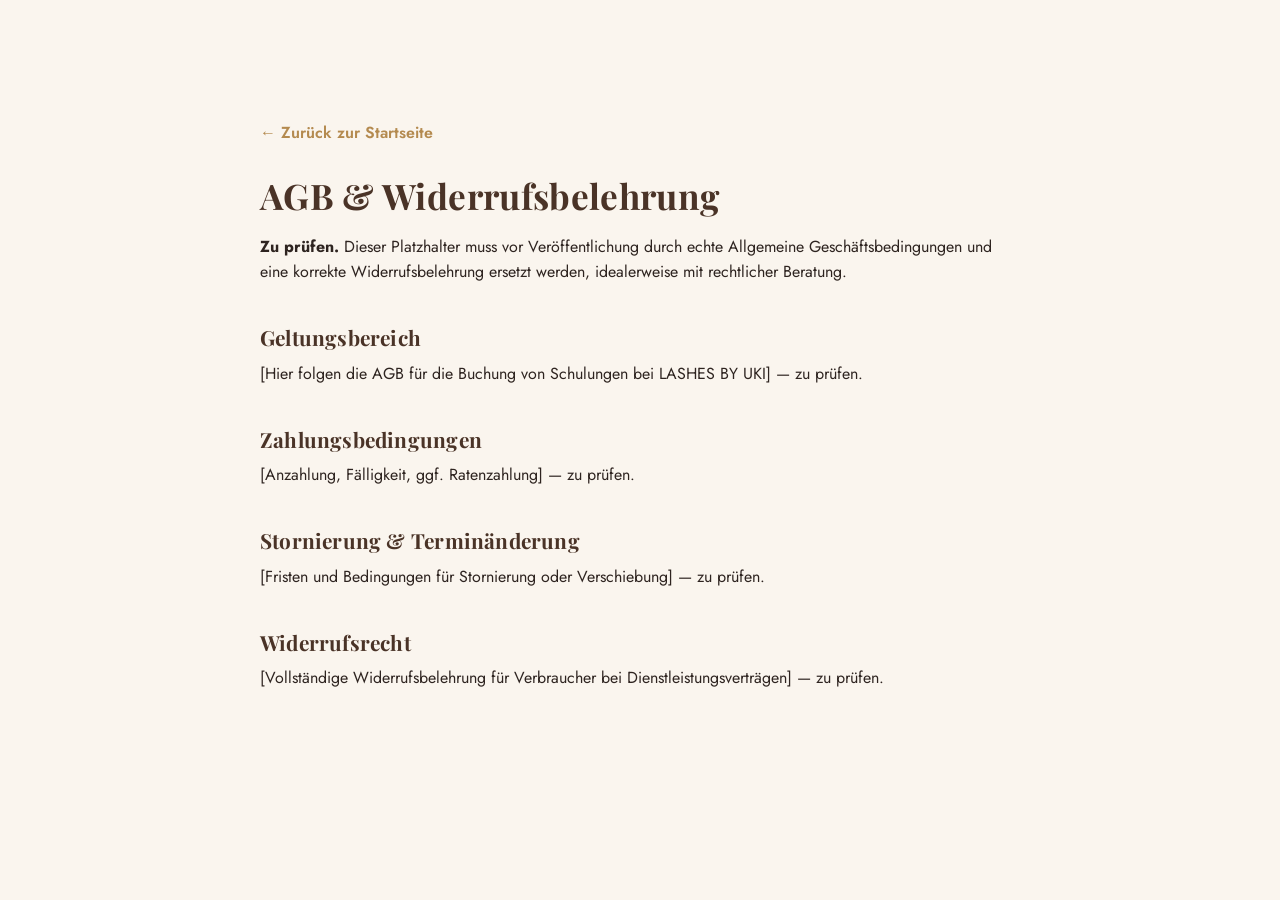
<file: agb.html>
<!DOCTYPE html>
<html lang="de">
<head>
<meta charset="UTF-8">
<meta name="viewport" content="width=device-width, initial-scale=1.0">
<title>AGB &amp; Widerrufsbelehrung | LASHES BY UKI</title>
<meta name="robots" content="noindex">
<link href="https://fonts.googleapis.com/css2?family=Playfair+Display:wght@600;700&family=Jost:wght@400;500;600;700&display=swap" rel="stylesheet">
<link rel="stylesheet" href="assets/css/style.css">
</head>
<body>
<div class="container simple-page">
  <a href="index.html" class="back">&larr; Zurück zur Startseite</a>
  <h1>AGB &amp; Widerrufsbelehrung</h1>
  <p><strong>Zu prüfen.</strong> Dieser Platzhalter muss vor Veröffentlichung durch echte Allgemeine Geschäftsbedingungen und eine korrekte Widerrufsbelehrung ersetzt werden, idealerweise mit rechtlicher Beratung.</p>

  <h2>Geltungsbereich</h2>
  <p>[Hier folgen die AGB für die Buchung von Schulungen bei LASHES BY UKI] — zu prüfen.</p>

  <h2>Zahlungsbedingungen</h2>
  <p>[Anzahlung, Fälligkeit, ggf. Ratenzahlung] — zu prüfen.</p>

  <h2>Stornierung &amp; Terminänderung</h2>
  <p>[Fristen und Bedingungen für Stornierung oder Verschiebung] — zu prüfen.</p>

  <h2>Widerrufsrecht</h2>
  <p>[Vollständige Widerrufsbelehrung für Verbraucher bei Dienstleistungsverträgen] — zu prüfen.</p>
</div>
</body>
</html>
</file>
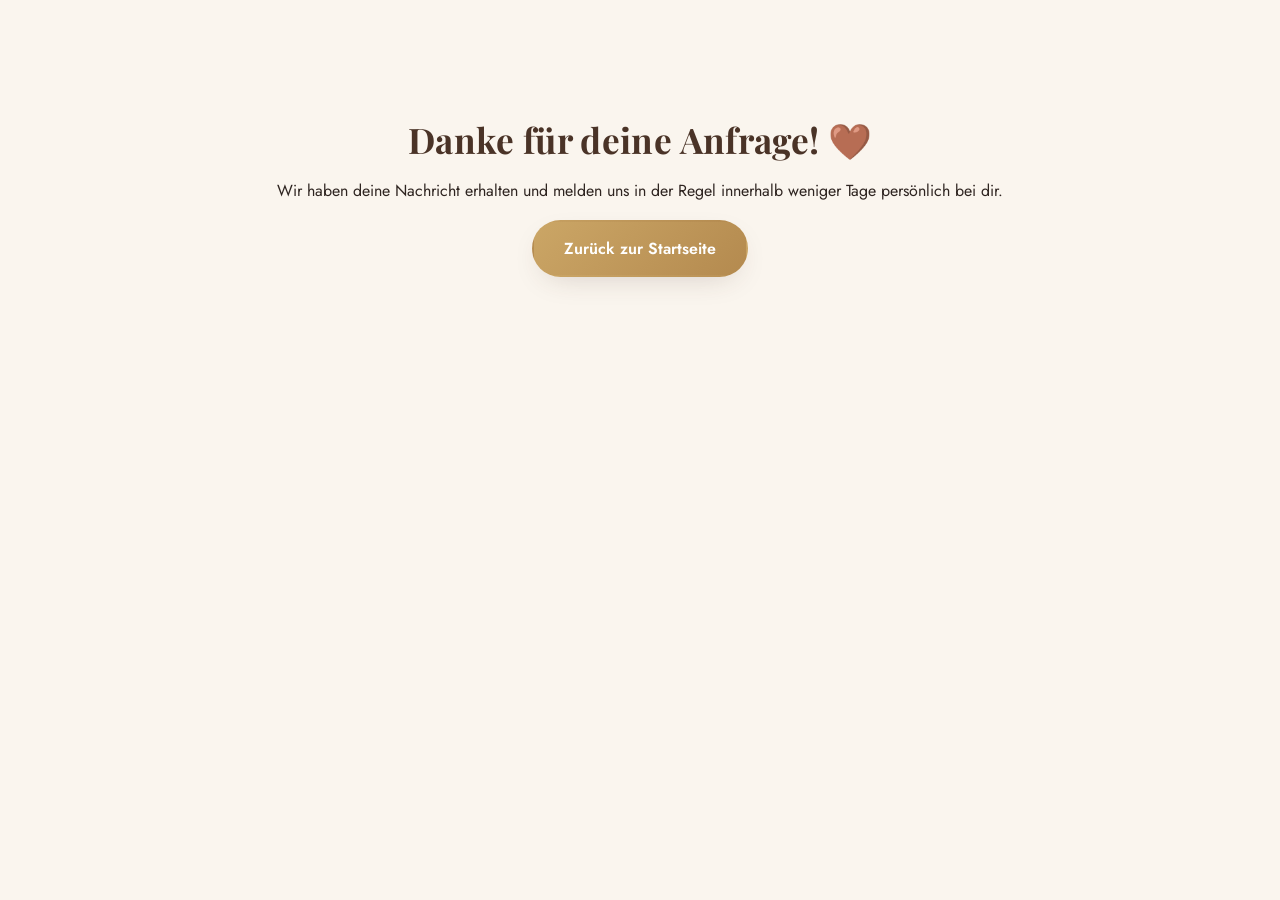
<file: danke.html>
<!DOCTYPE html>
<html lang="de">
<head>
<meta charset="UTF-8">
<meta name="viewport" content="width=device-width, initial-scale=1.0">
<title>Danke für deine Anfrage | LASHES BY UKI</title>
<meta name="robots" content="noindex">
<link href="https://fonts.googleapis.com/css2?family=Playfair+Display:wght@600;700&family=Jost:wght@400;500;600;700&display=swap" rel="stylesheet">
<link rel="stylesheet" href="assets/css/style.css">
</head>
<body>
<div class="container simple-page text-center">
  <h1>Danke für deine Anfrage! 🤎</h1>
  <p>Wir haben deine Nachricht erhalten und melden uns in der Regel innerhalb weniger Tage persönlich bei dir.</p>
  <p>
    <a href="index.html" class="btn btn-primary">Zurück zur Startseite</a>
  </p>
</div>
</body>
</html>
</file>
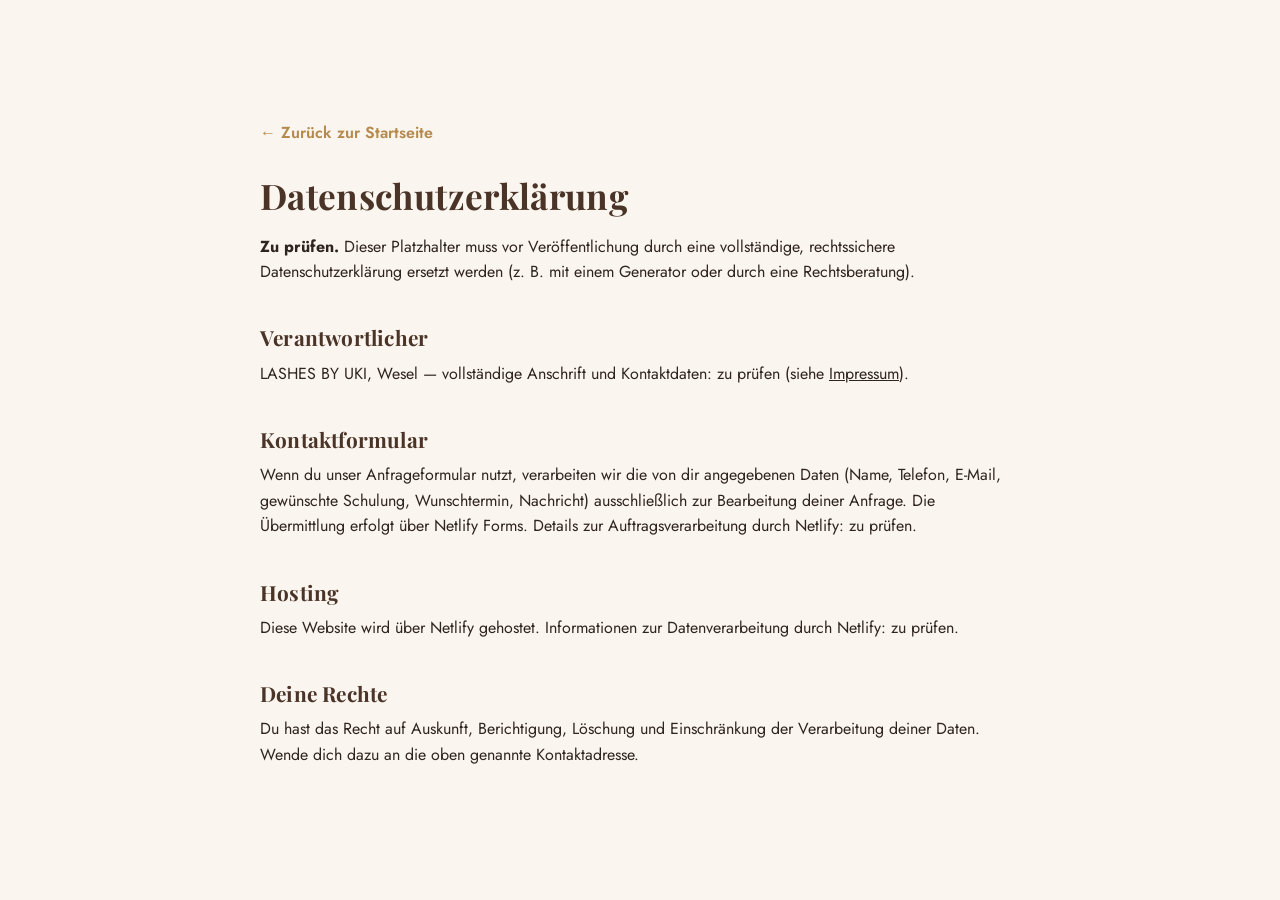
<file: datenschutz.html>
<!DOCTYPE html>
<html lang="de">
<head>
<meta charset="UTF-8">
<meta name="viewport" content="width=device-width, initial-scale=1.0">
<title>Datenschutz | LASHES BY UKI</title>
<meta name="robots" content="noindex">
<link href="https://fonts.googleapis.com/css2?family=Playfair+Display:wght@600;700&family=Jost:wght@400;500;600;700&display=swap" rel="stylesheet">
<link rel="stylesheet" href="assets/css/style.css">
</head>
<body>
<div class="container simple-page">
  <a href="index.html" class="back">&larr; Zurück zur Startseite</a>
  <h1>Datenschutzerklärung</h1>
  <p><strong>Zu prüfen.</strong> Dieser Platzhalter muss vor Veröffentlichung durch eine vollständige, rechtssichere Datenschutzerklärung ersetzt werden (z. B. mit einem Generator oder durch eine Rechtsberatung).</p>

  <h2>Verantwortlicher</h2>
  <p>LASHES BY UKI, Wesel — vollständige Anschrift und Kontaktdaten: zu prüfen (siehe <a href="impressum.html">Impressum</a>).</p>

  <h2>Kontaktformular</h2>
  <p>
    Wenn du unser Anfrageformular nutzt, verarbeiten wir die von dir angegebenen Daten
    (Name, Telefon, E-Mail, gewünschte Schulung, Wunschtermin, Nachricht) ausschließlich
    zur Bearbeitung deiner Anfrage. Die Übermittlung erfolgt über Netlify Forms.
    Details zur Auftragsverarbeitung durch Netlify: zu prüfen.
  </p>

  <h2>Hosting</h2>
  <p>Diese Website wird über Netlify gehostet. Informationen zur Datenverarbeitung durch Netlify: zu prüfen.</p>

  <h2>Deine Rechte</h2>
  <p>Du hast das Recht auf Auskunft, Berichtigung, Löschung und Einschränkung der Verarbeitung deiner Daten. Wende dich dazu an die oben genannte Kontaktadresse.</p>
</div>
</body>
</html>
</file>
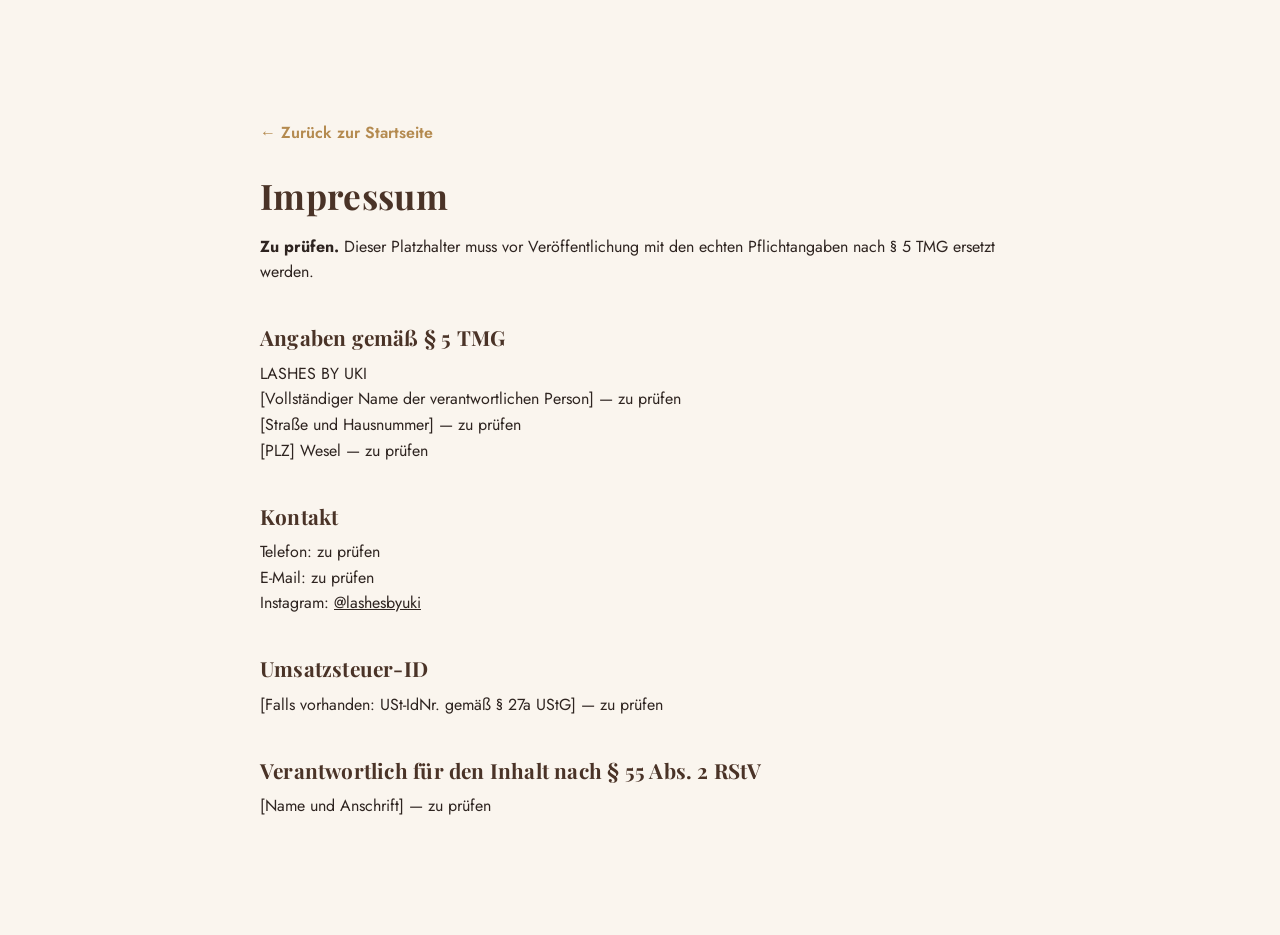
<file: impressum.html>
<!DOCTYPE html>
<html lang="de">
<head>
<meta charset="UTF-8">
<meta name="viewport" content="width=device-width, initial-scale=1.0">
<title>Impressum | LASHES BY UKI</title>
<meta name="robots" content="noindex">
<link href="https://fonts.googleapis.com/css2?family=Playfair+Display:wght@600;700&family=Jost:wght@400;500;600;700&display=swap" rel="stylesheet">
<link rel="stylesheet" href="assets/css/style.css">
</head>
<body>
<div class="container simple-page">
  <a href="index.html" class="back">&larr; Zurück zur Startseite</a>
  <h1>Impressum</h1>
  <p><strong>Zu prüfen.</strong> Dieser Platzhalter muss vor Veröffentlichung mit den echten Pflichtangaben nach § 5 TMG ersetzt werden.</p>

  <h2>Angaben gemäß § 5 TMG</h2>
  <p>
    LASHES BY UKI<br>
    [Vollständiger Name der verantwortlichen Person] — zu prüfen<br>
    [Straße und Hausnummer] — zu prüfen<br>
    [PLZ] Wesel — zu prüfen
  </p>

  <h2>Kontakt</h2>
  <p>
    Telefon: zu prüfen<br>
    E-Mail: zu prüfen<br>
    Instagram: <a href="https://www.instagram.com/lashesbyuki/" target="_blank" rel="noopener">@lashesbyuki</a>
  </p>

  <h2>Umsatzsteuer-ID</h2>
  <p>[Falls vorhanden: USt-IdNr. gemäß § 27a UStG] — zu prüfen</p>

  <h2>Verantwortlich für den Inhalt nach § 55 Abs. 2 RStV</h2>
  <p>[Name und Anschrift] — zu prüfen</p>
</div>
</body>
</html>
</file>
<file: assets/css/style.css>
/* ==========================================================================
   LASHES BY UKI — Schulungen
   ========================================================================== */

:root {
  --color-cream: #faf5ee;
  --color-cream-dark: #f3ead9;
  --color-sand: #e7d7bf;
  --color-beige: #d8c3a0;
  --color-brown: #4a3327;
  --color-brown-light: #6e4f3c;
  --color-gold: #b48a4f;
  --color-gold-light: #cba666;
  --color-white: #ffffff;
  --color-ink: #2e2420;
  --color-ink-soft: #5c4d44;
  --shadow-soft: 0 18px 40px -16px rgba(74, 51, 39, 0.28);
  --shadow-card: 0 10px 30px -12px rgba(74, 51, 39, 0.22);
  --radius-lg: 26px;
  --radius-md: 18px;
  --radius-sm: 12px;
  --font-serif: "Playfair Display", "Georgia", serif;
  --font-sans: "Jost", "Helvetica Neue", Arial, sans-serif;
  --max-width: 1180px;
}

* {
  box-sizing: border-box;
}

html {
  scroll-behavior: smooth;
}

body {
  margin: 0;
  font-family: var(--font-sans);
  color: var(--color-ink);
  background: var(--color-cream);
  line-height: 1.6;
  -webkit-font-smoothing: antialiased;
}

img {
  max-width: 100%;
  display: block;
}

a {
  color: inherit;
}

h1, h2, h3, h4 {
  font-family: var(--font-serif);
  color: var(--color-brown);
  margin: 0 0 0.5em;
  line-height: 1.15;
  letter-spacing: 0.01em;
}

p {
  margin: 0 0 1em;
}

.container {
  max-width: var(--max-width);
  margin: 0 auto;
  padding: 0 24px;
}

.eyebrow {
  display: inline-block;
  font-family: var(--font-sans);
  text-transform: uppercase;
  letter-spacing: 0.18em;
  font-size: 0.72rem;
  color: var(--color-gold);
  font-weight: 600;
  margin-bottom: 14px;
}

.section {
  padding: 88px 0;
}

.section-head {
  text-align: center;
  max-width: 680px;
  margin: 0 auto 52px;
}

.section-head p {
  color: var(--color-ink-soft);
  font-size: 1.05rem;
}

.section--sand {
  background: var(--color-cream-dark);
}

.section--brown {
  background: linear-gradient(160deg, var(--color-brown) 0%, #3a271d 100%);
  color: var(--color-cream);
}

.section--brown h2,
.section--brown h3 {
  color: var(--color-cream);
}

.section--brown .section-head p {
  color: #e3d4c4;
}

/* ---------- Buttons ---------- */

.btn {
  display: inline-flex;
  align-items: center;
  justify-content: center;
  gap: 8px;
  min-height: 52px;
  padding: 14px 30px;
  border-radius: 999px;
  font-family: var(--font-sans);
  font-weight: 600;
  font-size: 1rem;
  text-decoration: none;
  cursor: pointer;
  border: 2px solid transparent;
  transition: transform 0.2s ease, box-shadow 0.2s ease, background 0.2s ease, color 0.2s ease;
  white-space: nowrap;
}

.btn:active {
  transform: scale(0.98);
}

.btn-primary {
  background: linear-gradient(135deg, var(--color-gold-light), var(--color-gold));
  color: var(--color-white);
  box-shadow: var(--shadow-card);
}

.btn-primary:hover {
  box-shadow: 0 16px 34px -12px rgba(180, 138, 79, 0.55);
  transform: translateY(-2px);
}

.btn-outline {
  background: transparent;
  border-color: var(--color-brown);
  color: var(--color-brown);
}

.btn-outline:hover {
  background: var(--color-brown);
  color: var(--color-cream);
}

.section--brown .btn-outline {
  border-color: var(--color-cream);
  color: var(--color-cream);
}

.section--brown .btn-outline:hover {
  background: var(--color-cream);
  color: var(--color-brown);
}

.btn-block {
  width: 100%;
}

/* ---------- Header ---------- */

.site-header {
  position: sticky;
  top: 0;
  z-index: 100;
  background: rgba(250, 245, 238, 0.92);
  backdrop-filter: blur(8px);
  border-bottom: 1px solid rgba(74, 51, 39, 0.08);
}

.site-header .container {
  display: flex;
  align-items: center;
  justify-content: space-between;
  height: 76px;
}

.brand {
  display: flex;
  align-items: center;
  gap: 12px;
  text-decoration: none;
}

.brand img {
  width: 44px;
  height: 44px;
  border-radius: 50%;
  object-fit: cover;
  border: 2px solid var(--color-gold-light);
}

.brand-name {
  font-family: var(--font-serif);
  font-size: 1.2rem;
  color: var(--color-brown);
  font-weight: 700;
  letter-spacing: 0.02em;
}

.brand-name span {
  display: block;
  font-family: var(--font-sans);
  font-size: 0.62rem;
  letter-spacing: 0.22em;
  color: var(--color-gold);
  font-weight: 500;
  text-transform: uppercase;
}

.nav-desktop {
  display: none;
  gap: 32px;
  list-style: none;
  margin: 0;
  padding: 0;
}

.nav-desktop a {
  text-decoration: none;
  font-size: 0.95rem;
  font-weight: 500;
  color: var(--color-ink-soft);
  transition: color 0.2s ease;
}

.nav-desktop a:hover {
  color: var(--color-gold);
}

.header-actions {
  display: flex;
  align-items: center;
  gap: 12px;
}

.header-cta {
  display: none;
}

.nav-toggle {
  display: inline-flex;
  align-items: center;
  justify-content: center;
  width: 48px;
  height: 48px;
  border-radius: 50%;
  border: 1px solid rgba(74, 51, 39, 0.18);
  background: transparent;
  cursor: pointer;
}

.nav-toggle span,
.nav-toggle span::before,
.nav-toggle span::after {
  content: "";
  display: block;
  width: 20px;
  height: 2px;
  background: var(--color-brown);
  position: relative;
  transition: 0.2s ease;
}

.nav-toggle span::before {
  position: absolute;
  top: -7px;
}

.nav-toggle span::after {
  position: absolute;
  top: 7px;
}

.mobile-nav {
  display: none;
  flex-direction: column;
  background: var(--color-cream);
  border-top: 1px solid rgba(74, 51, 39, 0.1);
  padding: 8px 24px 20px;
}

.mobile-nav.is-open {
  display: flex;
}

.mobile-nav a {
  padding: 14px 0;
  text-decoration: none;
  color: var(--color-brown);
  font-weight: 500;
  border-bottom: 1px solid rgba(74, 51, 39, 0.08);
  min-height: 48px;
  display: flex;
  align-items: center;
}

.mobile-nav .btn {
  margin-top: 16px;
}

@media (min-width: 900px) {
  .nav-desktop {
    display: flex;
  }
  .header-cta {
    display: inline-flex;
  }
  .nav-toggle {
    display: none;
  }
}

/* ---------- Hero ---------- */

.hero {
  padding: 56px 0 80px;
  overflow: hidden;
  position: relative;
}

.hero::before {
  content: "";
  position: absolute;
  inset: 0;
  background:
    radial-gradient(circle at 85% 10%, rgba(180, 138, 79, 0.16), transparent 45%),
    radial-gradient(circle at 10% 90%, rgba(216, 195, 160, 0.35), transparent 50%);
  pointer-events: none;
}

.hero .container {
  display: grid;
  gap: 40px;
  align-items: center;
  position: relative;
}

.hero-copy .eyebrow {
  margin-bottom: 18px;
}

.hero h1 {
  font-size: clamp(2.2rem, 5vw, 3.4rem);
  margin-bottom: 20px;
}

.hero-lead {
  font-size: 1.12rem;
  color: var(--color-ink-soft);
  max-width: 50ch;
}

.hero-actions {
  display: flex;
  flex-wrap: wrap;
  gap: 14px;
  margin-top: 30px;
}

.hero-trust {
  display: flex;
  flex-wrap: wrap;
  gap: 22px;
  margin-top: 40px;
  padding-top: 28px;
  border-top: 1px solid rgba(74, 51, 39, 0.12);
}

.hero-trust div {
  display: flex;
  align-items: center;
  gap: 10px;
  font-size: 0.9rem;
  color: var(--color-ink-soft);
  font-weight: 500;
}

.hero-trust svg {
  flex-shrink: 0;
  color: var(--color-gold);
}

.hero-media {
  position: relative;
}

.hero-media .frame {
  border-radius: var(--radius-lg);
  overflow: hidden;
  box-shadow: var(--shadow-soft);
  aspect-ratio: 4 / 5;
}

.hero-media .frame img {
  width: 100%;
  height: 100%;
  object-fit: cover;
}

.hero-badge {
  position: absolute;
  bottom: -22px;
  left: -16px;
  background: var(--color-white);
  border-radius: var(--radius-md);
  padding: 16px 20px;
  box-shadow: var(--shadow-card);
  display: flex;
  align-items: center;
  gap: 12px;
  max-width: 230px;
}

.hero-badge strong {
  display: block;
  font-family: var(--font-serif);
  font-size: 1.3rem;
  color: var(--color-brown);
}

.hero-badge span {
  font-size: 0.78rem;
  color: var(--color-ink-soft);
}

.hero-badge .badge-icon {
  width: 42px;
  height: 42px;
  border-radius: 50%;
  background: var(--color-cream-dark);
  display: flex;
  align-items: center;
  justify-content: center;
  color: var(--color-gold);
  flex-shrink: 0;
}

@media (min-width: 900px) {
  .hero .container {
    grid-template-columns: 1.05fr 0.95fr;
  }
  .hero-media {
    order: 2;
  }
}

/* ---------- Pricing ---------- */

.pricing-grid {
  display: grid;
  gap: 28px;
  grid-template-columns: 1fr;
  max-width: 920px;
  margin: 0 auto;
}

.price-card {
  background: var(--color-white);
  border-radius: var(--radius-lg);
  padding: 40px 32px;
  box-shadow: var(--shadow-card);
  border: 1px solid rgba(74, 51, 39, 0.08);
  position: relative;
  display: flex;
  flex-direction: column;
}

.price-card.is-featured {
  background: linear-gradient(165deg, #4a3327 0%, #2e2017 100%);
  color: var(--color-cream);
  transform: translateY(-6px);
  box-shadow: 0 26px 50px -18px rgba(74, 51, 39, 0.55);
  border: none;
}

.price-card.is-featured h3,
.price-card.is-featured .price-days {
  color: var(--color-cream);
}

.price-ribbon {
  position: absolute;
  top: -14px;
  right: 28px;
  background: var(--color-gold);
  color: var(--color-white);
  font-size: 0.72rem;
  font-weight: 700;
  letter-spacing: 0.08em;
  text-transform: uppercase;
  padding: 8px 16px;
  border-radius: 999px;
  box-shadow: 0 8px 18px -8px rgba(180, 138, 79, 0.7);
}

.price-days {
  font-size: 0.85rem;
  text-transform: uppercase;
  letter-spacing: 0.12em;
  color: var(--color-gold);
  font-weight: 600;
  margin-bottom: 6px;
}

.price-amount {
  font-family: var(--font-serif);
  font-size: 3rem;
  color: inherit;
  margin: 6px 0 2px;
}

.price-amount sup {
  font-size: 1.1rem;
  font-weight: 600;
  margin-left: 4px;
}

.price-note {
  font-size: 0.85rem;
  color: var(--color-gold-light);
  font-weight: 600;
  margin-bottom: 22px;
}

.price-card ul {
  list-style: none;
  margin: 0 0 28px;
  padding: 0;
  flex-grow: 1;
}

.price-card li {
  display: flex;
  gap: 10px;
  padding: 9px 0;
  font-size: 0.95rem;
  border-bottom: 1px solid rgba(74, 51, 39, 0.08);
}

.price-card.is-featured li {
  border-bottom: 1px solid rgba(250, 245, 238, 0.12);
}

.price-card li svg {
  flex-shrink: 0;
  color: var(--color-gold);
  margin-top: 2px;
}

@media (min-width: 760px) {
  .pricing-grid {
    grid-template-columns: 1fr 1fr;
    align-items: stretch;
  }
}

/* ---------- Comparison table ---------- */

.table-wrap {
  overflow-x: auto;
  border-radius: var(--radius-md);
  box-shadow: var(--shadow-card);
  background: var(--color-white);
}

table.compare {
  border-collapse: collapse;
  width: 100%;
  min-width: 560px;
}

table.compare th,
table.compare td {
  padding: 16px 18px;
  text-align: left;
  border-bottom: 1px solid rgba(74, 51, 39, 0.08);
  font-size: 0.94rem;
}

table.compare thead th {
  background: var(--color-brown);
  color: var(--color-cream);
  font-family: var(--font-serif);
  font-weight: 600;
  font-size: 1rem;
}

table.compare thead th:first-child {
  border-top-left-radius: var(--radius-md);
}

table.compare thead th:last-child {
  border-top-right-radius: var(--radius-md);
}

table.compare td:not(:first-child),
table.compare th:not(:first-child) {
  text-align: center;
}

table.compare tbody tr:last-child td {
  border-bottom: none;
}

table.compare .yes {
  color: #3f7d4a;
}

table.compare .no {
  color: #b7a89a;
}

/* ---------- Curriculum list ---------- */

.curriculum-grid {
  display: grid;
  gap: 18px;
  grid-template-columns: 1fr;
}

.curriculum-item {
  display: flex;
  gap: 16px;
  background: var(--color-white);
  border-radius: var(--radius-md);
  padding: 22px;
  box-shadow: var(--shadow-card);
}

.curriculum-item .icon {
  width: 48px;
  height: 48px;
  border-radius: 50%;
  background: var(--color-cream-dark);
  color: var(--color-gold);
  display: flex;
  align-items: center;
  justify-content: center;
  flex-shrink: 0;
}

.curriculum-item h4 {
  font-family: var(--font-sans);
  font-size: 1rem;
  font-weight: 600;
  margin-bottom: 4px;
  color: var(--color-brown);
}

.curriculum-item p {
  font-size: 0.9rem;
  color: var(--color-ink-soft);
  margin: 0;
}

@media (min-width: 700px) {
  .curriculum-grid {
    grid-template-columns: 1fr 1fr;
  }
}

/* ---------- Starter set ---------- */

.starter-wrap {
  display: grid;
  gap: 40px;
  align-items: center;
}

.starter-media {
  border-radius: var(--radius-lg);
  overflow: hidden;
  box-shadow: var(--shadow-soft);
  aspect-ratio: 4 / 3;
}

.starter-media img {
  width: 100%;
  height: 100%;
  object-fit: cover;
  object-position: 76% 85%;
}

.starter-copy ul {
  margin: 22px 0;
  padding: 0;
  list-style: none;
}

.starter-copy li {
  padding: 8px 0 8px 28px;
  position: relative;
  color: var(--color-ink-soft);
}

.starter-copy li::before {
  content: "♡";
  position: absolute;
  left: 0;
  color: var(--color-gold);
}

.to-check {
  display: inline-flex;
  align-items: center;
  gap: 6px;
  background: var(--color-cream-dark);
  color: var(--color-brown-light);
  font-size: 0.78rem;
  font-weight: 600;
  padding: 6px 12px;
  border-radius: 999px;
  border: 1px dashed var(--color-gold-light);
}

@media (min-width: 900px) {
  .starter-wrap {
    grid-template-columns: 1fr 1fr;
  }
}

/* ---------- Advantages ---------- */

.advantages-grid {
  display: grid;
  gap: 22px;
  grid-template-columns: 1fr;
}

.advantage-card {
  text-align: center;
  padding: 10px;
}

.advantage-card .icon {
  width: 64px;
  height: 64px;
  margin: 0 auto 18px;
  border-radius: 50%;
  background: rgba(250, 245, 238, 0.08);
  border: 1px solid rgba(250, 245, 238, 0.25);
  display: flex;
  align-items: center;
  justify-content: center;
  color: var(--color-gold-light);
}

.advantage-card h3 {
  font-size: 1.1rem;
}

.advantage-card p {
  font-size: 0.92rem;
  color: #e3d4c4;
}

@media (min-width: 700px) {
  .advantages-grid {
    grid-template-columns: repeat(4, 1fr);
  }
}

/* ---------- Process steps ---------- */

.steps {
  display: grid;
  gap: 24px;
  grid-template-columns: 1fr;
  counter-reset: step;
}

.step {
  background: var(--color-white);
  border-radius: var(--radius-md);
  padding: 30px 26px;
  box-shadow: var(--shadow-card);
  position: relative;
}

.step .step-number {
  font-family: var(--font-serif);
  font-size: 2.6rem;
  color: var(--color-gold-light);
  opacity: 0.55;
  position: absolute;
  top: 14px;
  right: 22px;
}

.step h3 {
  font-size: 1.1rem;
  margin-bottom: 8px;
}

.step p {
  font-size: 0.92rem;
  color: var(--color-ink-soft);
  margin: 0;
}

@media (min-width: 900px) {
  .steps {
    grid-template-columns: repeat(4, 1fr);
  }
}

/* ---------- About trainer ---------- */

.about-wrap {
  display: grid;
  gap: 36px;
  align-items: center;
}

.about-media {
  display: flex;
  justify-content: center;
}

.about-media img {
  width: 220px;
  height: 220px;
  border-radius: 50%;
  object-fit: cover;
  border: 6px solid var(--color-white);
  box-shadow: var(--shadow-soft);
}

.about-copy blockquote {
  margin: 20px 0;
  padding-left: 20px;
  border-left: 3px solid var(--color-gold-light);
  font-family: var(--font-serif);
  font-style: italic;
  color: var(--color-brown);
  font-size: 1.1rem;
}

@media (min-width: 800px) {
  .about-wrap {
    grid-template-columns: 280px 1fr;
  }
}

/* ---------- Gallery ---------- */

.gallery-grid {
  display: grid;
  gap: 14px;
  grid-template-columns: repeat(2, 1fr);
}

.gallery-grid figure {
  margin: 0;
  border-radius: var(--radius-sm);
  overflow: hidden;
  aspect-ratio: 1 / 1;
  box-shadow: var(--shadow-card);
}

.gallery-grid img {
  width: 100%;
  height: 100%;
  object-fit: cover;
  transition: transform 0.4s ease;
}

.gallery-grid figure:hover img {
  transform: scale(1.06);
}

@media (min-width: 700px) {
  .gallery-grid {
    grid-template-columns: repeat(3, 1fr);
  }
  .gallery-grid figure:nth-child(3n+1) {
    grid-row: span 2;
    aspect-ratio: 1 / 2.05;
  }
}

/* ---------- FAQ ---------- */

.faq-list {
  max-width: 760px;
  margin: 0 auto;
  display: flex;
  flex-direction: column;
  gap: 14px;
}

.faq-item {
  background: var(--color-white);
  border-radius: var(--radius-md);
  box-shadow: var(--shadow-card);
  overflow: hidden;
}

.faq-item summary {
  list-style: none;
  cursor: pointer;
  padding: 20px 56px 20px 24px;
  font-weight: 600;
  color: var(--color-brown);
  position: relative;
  min-height: 48px;
  display: flex;
  align-items: center;
}

.faq-item summary::-webkit-details-marker {
  display: none;
}

.faq-item summary::after {
  content: "+";
  position: absolute;
  right: 24px;
  top: 50%;
  transform: translateY(-50%);
  font-family: var(--font-serif);
  font-size: 1.4rem;
  color: var(--color-gold);
  transition: transform 0.2s ease;
}

.faq-item[open] summary::after {
  transform: translateY(-50%) rotate(45deg);
}

.faq-item .faq-answer {
  padding: 0 24px 22px;
  color: var(--color-ink-soft);
  font-size: 0.95rem;
}

.faq-item .faq-answer .to-check {
  margin-top: 8px;
}

/* ---------- Form ---------- */

.form-card {
  background: var(--color-white);
  border-radius: var(--radius-lg);
  padding: 40px;
  box-shadow: var(--shadow-soft);
  max-width: 760px;
  margin: 0 auto;
}

.form-grid {
  display: grid;
  gap: 18px;
  grid-template-columns: 1fr;
}

.form-field {
  display: flex;
  flex-direction: column;
  gap: 8px;
}

.form-field.full {
  grid-column: 1 / -1;
}

.form-field label {
  font-size: 0.88rem;
  font-weight: 600;
  color: var(--color-brown);
}

.form-field input[type="text"],
.form-field input[type="tel"],
.form-field input[type="email"],
.form-field input[type="date"],
.form-field select,
.form-field textarea {
  min-height: 52px;
  padding: 12px 16px;
  border-radius: var(--radius-sm);
  border: 1.5px solid rgba(74, 51, 39, 0.18);
  background: var(--color-cream);
  font-family: var(--font-sans);
  font-size: 1rem;
  color: var(--color-ink);
  transition: border-color 0.2s ease, box-shadow 0.2s ease;
  width: 100%;
}

.form-field textarea {
  min-height: 120px;
  padding-top: 14px;
  resize: vertical;
}

.form-field input:focus,
.form-field select:focus,
.form-field textarea:focus {
  outline: none;
  border-color: var(--color-gold);
  box-shadow: 0 0 0 4px rgba(180, 138, 79, 0.15);
}

.radio-group {
  display: flex;
  gap: 16px;
  flex-wrap: wrap;
}

.radio-option {
  display: flex;
  align-items: center;
  gap: 8px;
  background: var(--color-cream);
  border: 1.5px solid rgba(74, 51, 39, 0.18);
  border-radius: 999px;
  padding: 10px 18px;
  min-height: 48px;
  cursor: pointer;
  font-size: 0.92rem;
}

.radio-option input {
  accent-color: var(--color-gold);
  width: 18px;
  height: 18px;
}

.checkbox-field {
  display: flex;
  align-items: flex-start;
  gap: 12px;
  font-size: 0.86rem;
  color: var(--color-ink-soft);
}

.checkbox-field input {
  margin-top: 4px;
  width: 20px;
  height: 20px;
  flex-shrink: 0;
  accent-color: var(--color-gold);
}

.form-actions {
  margin-top: 10px;
}

.form-note {
  text-align: center;
  font-size: 0.82rem;
  color: var(--color-ink-soft);
  margin-top: 14px;
}

.hidden-field {
  position: absolute;
  left: -9999px;
  opacity: 0;
  pointer-events: none;
}

@media (min-width: 700px) {
  .form-grid {
    grid-template-columns: 1fr 1fr;
  }
  .form-card {
    padding: 48px;
  }
}

/* ---------- Final CTA ---------- */

.cta-final {
  text-align: center;
}

.cta-final .btn {
  margin: 8px;
}

/* ---------- Footer ---------- */

.site-footer {
  background: #241811;
  color: #d8c6b4;
  padding: 64px 0 28px;
}

.footer-grid {
  display: grid;
  gap: 36px;
  grid-template-columns: 1fr;
  margin-bottom: 40px;
}

.footer-brand {
  display: flex;
  align-items: center;
  gap: 12px;
  margin-bottom: 14px;
}

.footer-brand img {
  width: 44px;
  height: 44px;
  border-radius: 50%;
  object-fit: cover;
}

.footer-brand span {
  font-family: var(--font-serif);
  font-size: 1.2rem;
  color: var(--color-cream);
}

.site-footer h4 {
  color: var(--color-cream);
  font-family: var(--font-sans);
  font-size: 0.85rem;
  text-transform: uppercase;
  letter-spacing: 0.1em;
  margin-bottom: 16px;
}

.site-footer ul {
  list-style: none;
  margin: 0;
  padding: 0;
}

.site-footer li {
  margin-bottom: 10px;
}

.site-footer a {
  text-decoration: none;
  color: #d8c6b4;
  font-size: 0.92rem;
  transition: color 0.2s ease;
}

.site-footer a:hover {
  color: var(--color-gold-light);
}

.footer-bottom {
  border-top: 1px solid rgba(216, 198, 180, 0.15);
  padding-top: 24px;
  display: flex;
  flex-wrap: wrap;
  gap: 12px;
  justify-content: space-between;
  font-size: 0.8rem;
  color: #a68e78;
}

.footer-bottom nav {
  display: flex;
  flex-wrap: wrap;
  gap: 16px;
}

.footer-bottom a {
  color: #a68e78;
}

@media (min-width: 700px) {
  .footer-grid {
    grid-template-columns: 1.4fr 1fr 1fr;
  }
}

/* ---------- Skip link ---------- */

.skip-link {
  position: absolute;
  left: -9999px;
  top: 0;
  background: var(--color-brown);
  color: var(--color-cream);
  padding: 12px 20px;
  z-index: 200;
  border-radius: 0 0 8px 0;
}

.skip-link:focus {
  left: 0;
}

/* ---------- Utility ---------- */

.text-center {
  text-align: center;
}

.mt-0 {
  margin-top: 0;
}

.simple-page {
  padding: 120px 0 100px;
  max-width: 760px;
}

.simple-page h1 {
  font-size: 2.2rem;
}

.simple-page h2 {
  font-size: 1.3rem;
  margin-top: 2em;
}

.simple-page a.back {
  display: inline-block;
  margin-bottom: 30px;
  color: var(--color-gold);
  font-weight: 600;
  text-decoration: none;
}
</file>
